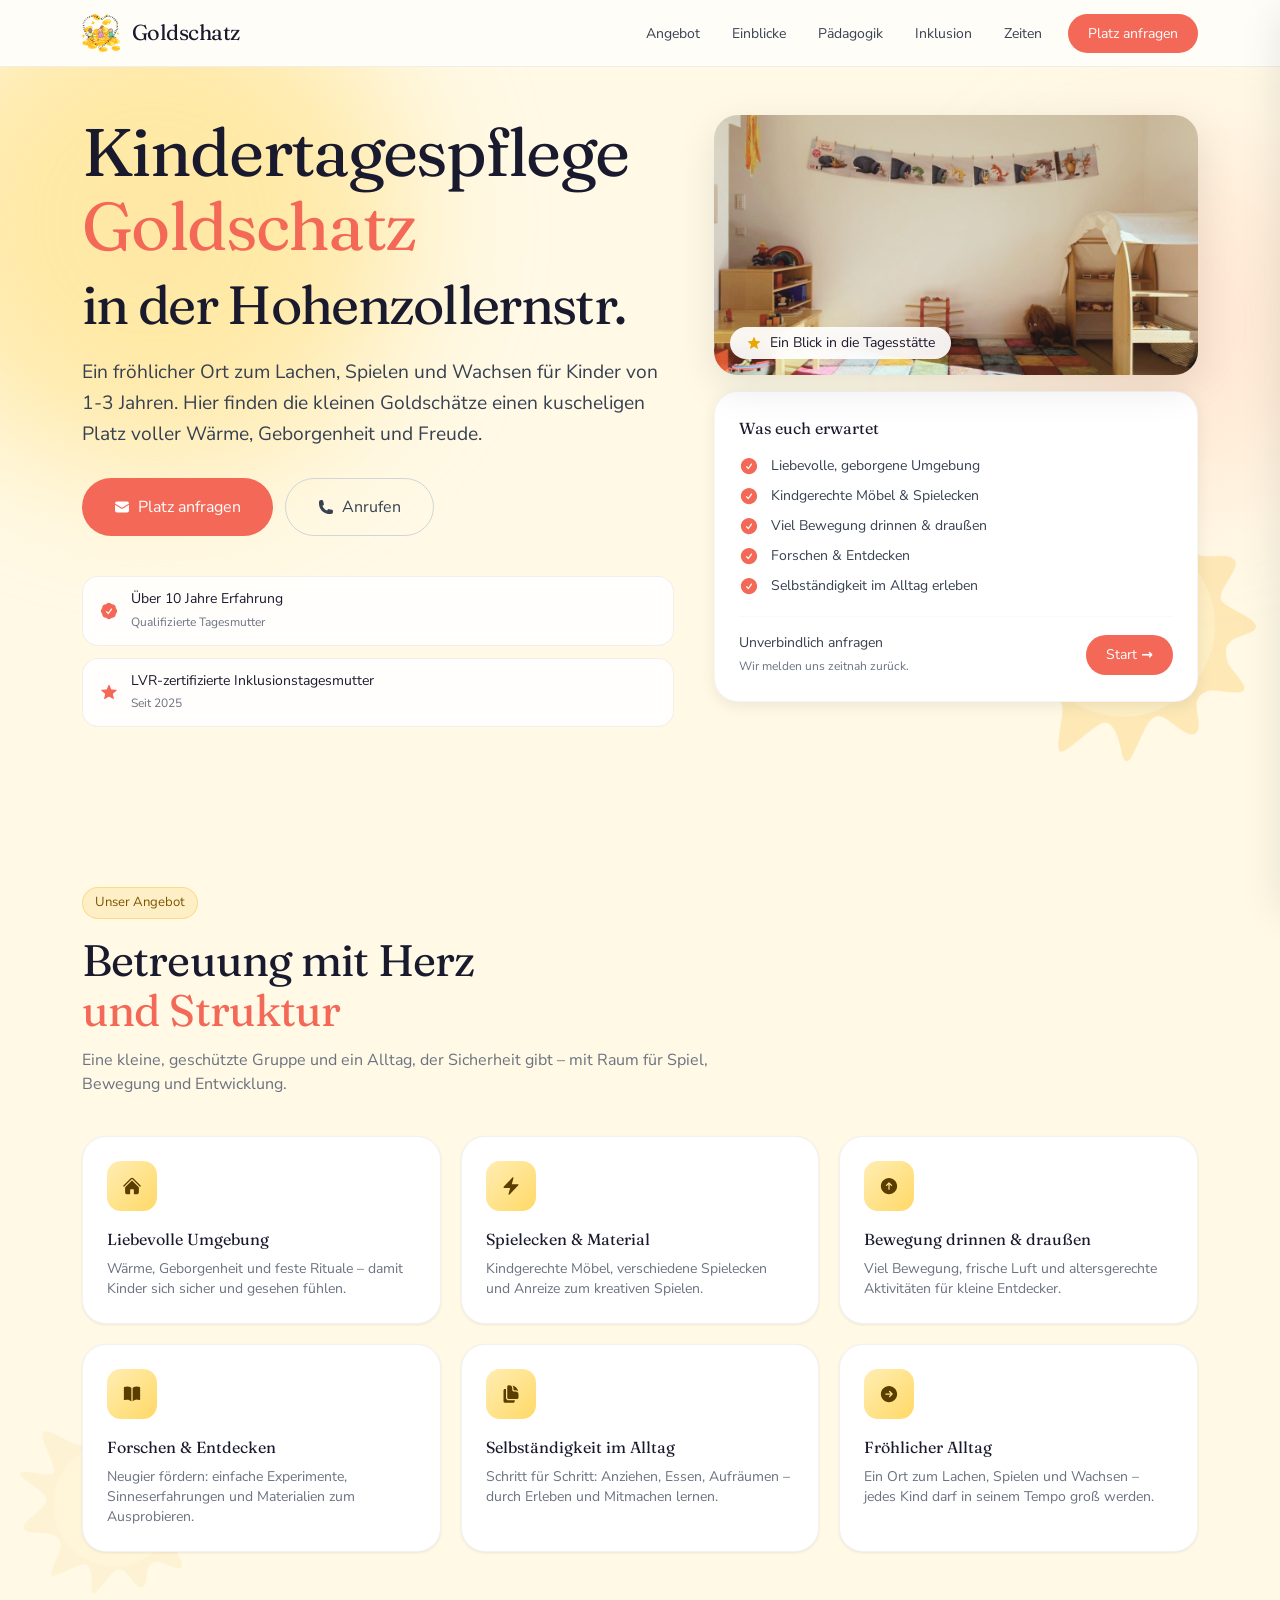
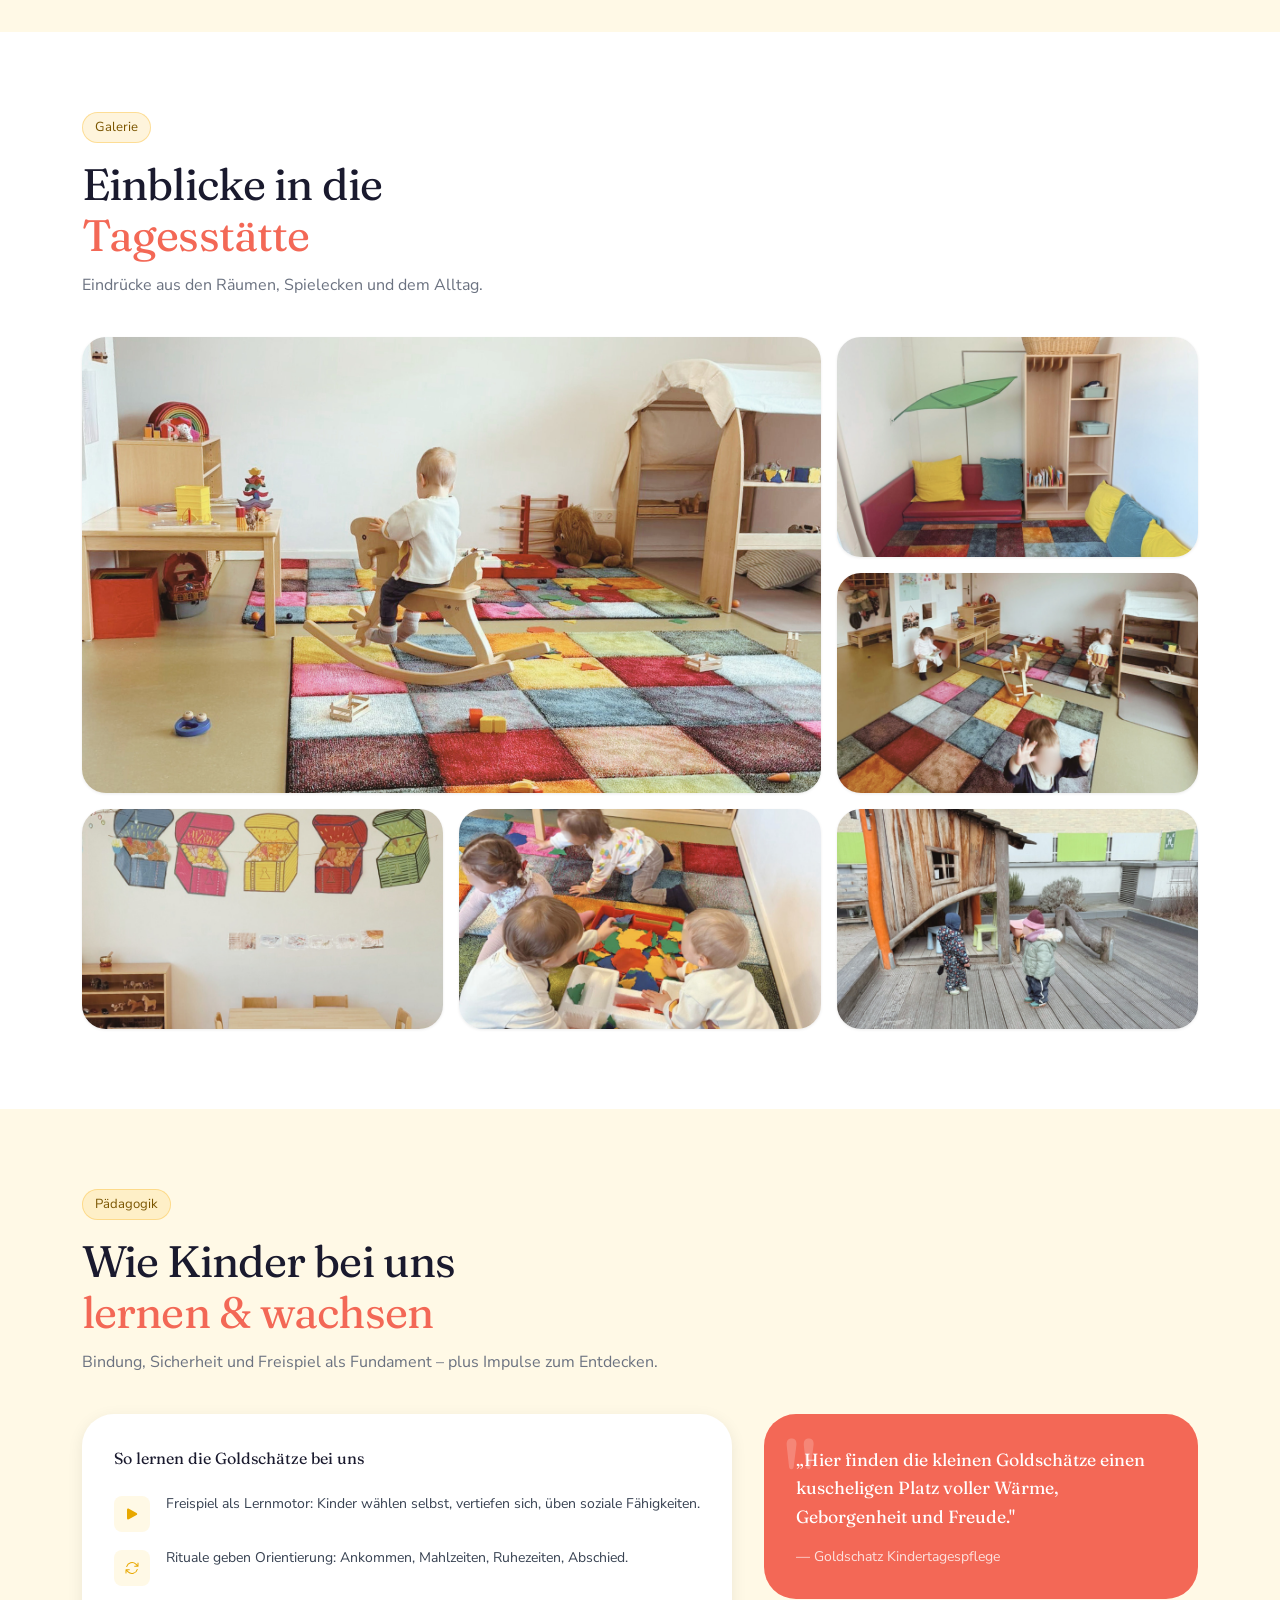
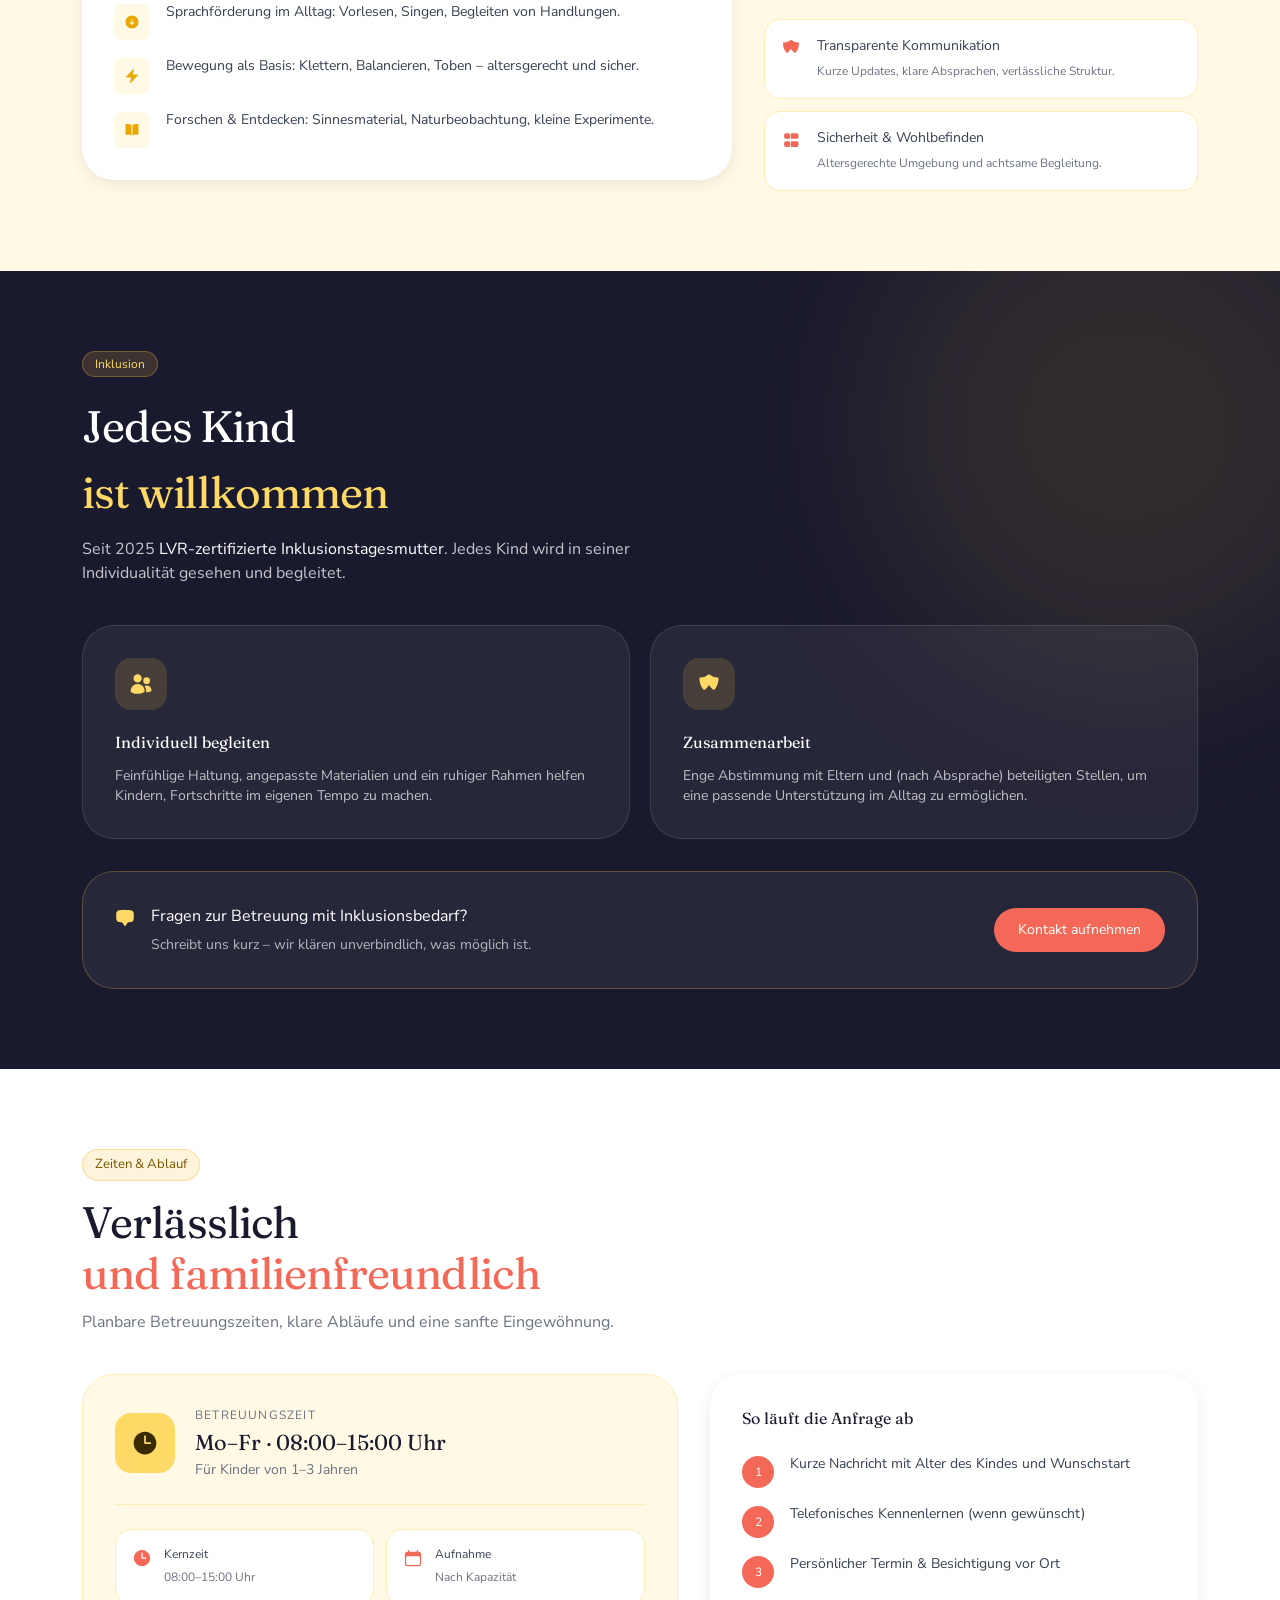
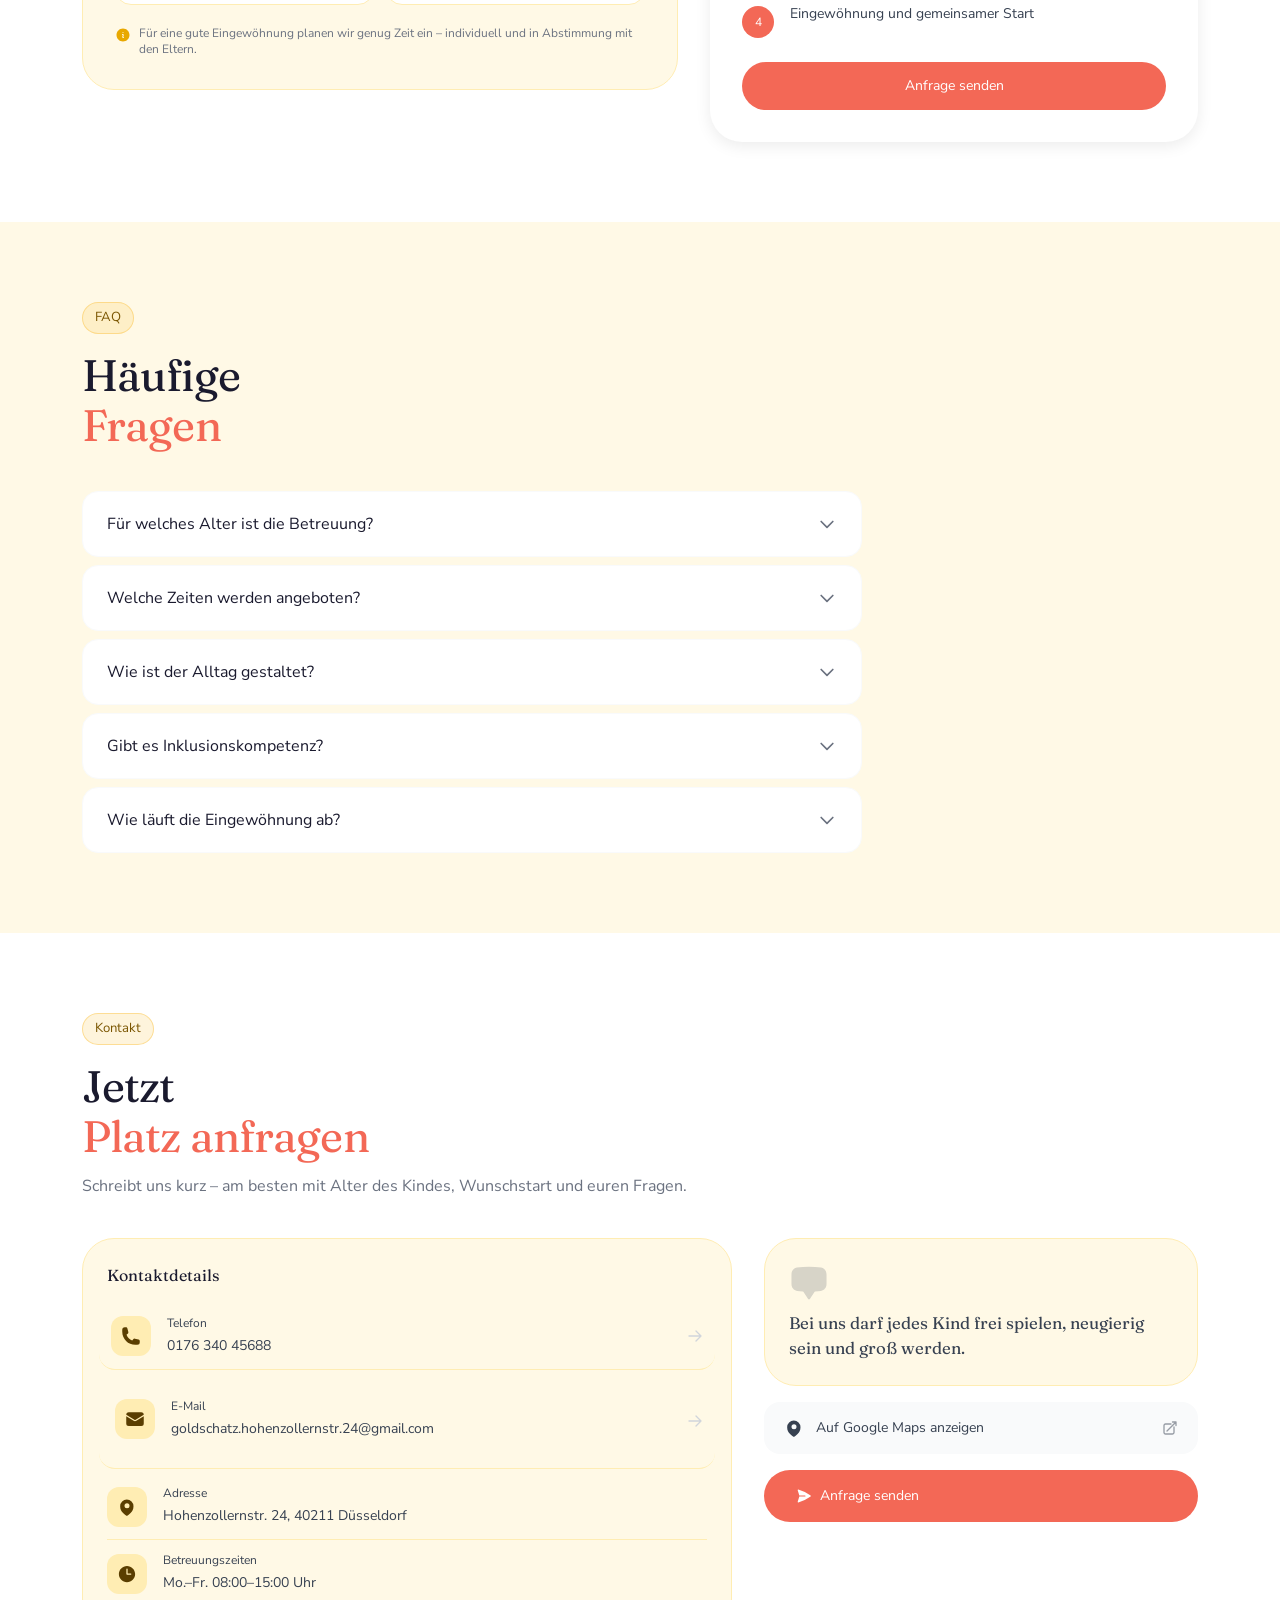
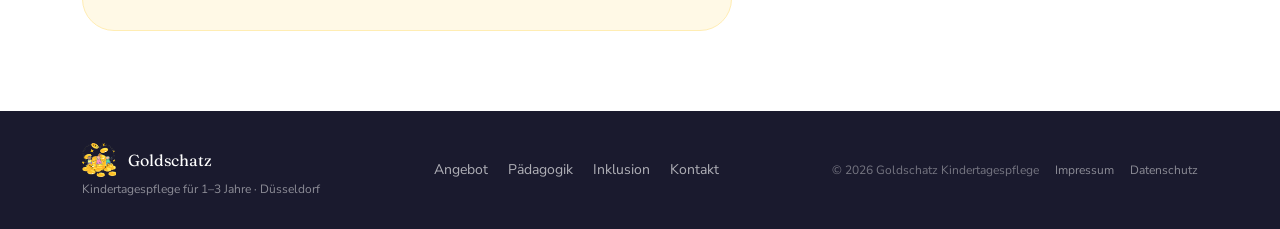
<file: index.html>
<!doctype html>
<html lang="de">
<head>
  <meta charset="utf-8" />
  <meta name="viewport" content="width=device-width, initial-scale=1" />
  <meta name="description" content="Goldschatz Kindertagespflege – liebevolle Betreuung für Kinder von 1–3 Jahren in Düsseldorf. Mo–Fr 8–15 Uhr. Über 10 Jahre Erfahrung, seit 2025 LVR-zertifizierte Inklusionstagesmutter." />
  <meta name="theme-color" content="#fac13f" />
  <meta name="robots" content="index, follow" />
  <link rel="canonical" href="https://goldschatz-kindertagespflege.de/" />
  <title>Goldschatz Kindertagespflege Düsseldorf | Tagesmutter für Kinder 1–3 Jahre</title>

  <!-- Open Graph -->
  <meta property="og:title" content="Goldschatz Kindertagespflege – Düsseldorf" />
  <meta property="og:description" content="Liebevolle Betreuung für Kinder von 1–3 Jahren. Mo–Fr 8–15 Uhr. Über 10 Jahre Erfahrung, LVR-zertifizierte Inklusionstagesmutter." />
  <meta property="og:image" content="./img/Goldschatz Logo.png" />
  <meta property="og:type" content="website" />
  <meta property="og:locale" content="de_DE" />

  <!-- Structured Data -->
  <script type="application/ld+json">
  {"@context":"https://schema.org","@type":"ChildCare","name":"Goldschatz Kindertagespflege","description":"Liebevolle Kindertagespflege für Kinder von 1–3 Jahren in Düsseldorf.","address":{"@type":"PostalAddress","streetAddress":"Hohenzollernstr. 24","addressLocality":"Düsseldorf","postalCode":"40211","addressCountry":"DE"},"telephone":"+4917634045688","openingHours":"Mo-Fr 08:00-15:00","areaServed":{"@type":"City","name":"Düsseldorf"}}
  </script>

  <script defer src="./assets/script.js"></script>

  <link rel="icon" href="./favicon.ico">

  <link rel="stylesheet" href="./assets/output.css">
  <link rel="stylesheet" href="./assets/styles.css">

</head>

<body class="font-body text-ink-700 bg-bg antialiased overflow-x-hidden">

  <!-- ── Header ────────────────────────────── -->
  <header id="site-header" class="sticky top-[0px] z-[200] bg-bg/[0.92] backdrop-blur-xl border-b border-black/[0.06] transition-shadow duration-300">
    <nav class="flex items-center justify-between gap-6 px-5 md:px-8 py-3.5 max-w-[1180px] mx-auto" aria-label="Hauptnavigation">
      <a href="#top" class="flex items-center gap-3 shrink-0" aria-label="Goldschatz Startseite">
        <div class="w-[38px] h-[38px] flex items-center justify-center"><img src="./img/Goldschatz Logo.svg"></div>
        <span class="font-display font-bold text-[1.35rem] text-ink-900 tracking-tight">Goldschatz</span>
      </a>
      <ul class="hidden lg:flex items-center gap-1" role="list">
        <li><a href="#angebot"    class="nav-link px-3.5 py-2 rounded-full font-bold text-sm text-ink-700 hover:bg-gold-100 hover:text-ink-900 transition-colors">Angebot</a></li>
        <li><a href="#einblicke"  class="nav-link px-3.5 py-2 rounded-full font-bold text-sm text-ink-700 hover:bg-gold-100 hover:text-ink-900 transition-colors">Einblicke</a></li>
        <li><a href="#paedagogik" class="nav-link px-3.5 py-2 rounded-full font-bold text-sm text-ink-700 hover:bg-gold-100 hover:text-ink-900 transition-colors">Pädagogik</a></li>
        <li><a href="#inklusion"  class="nav-link px-3.5 py-2 rounded-full font-bold text-sm text-ink-700 hover:bg-gold-100 hover:text-ink-900 transition-colors">Inklusion</a></li>
        <li><a href="#zeiten"     class="nav-link px-3.5 py-2 rounded-full font-bold text-sm text-ink-700 hover:bg-gold-100 hover:text-ink-900 transition-colors">Zeiten</a></li>
        <li class="ml-2"><a href="#kontakt" class="px-5 py-2.5 bg-coral-400 hover:bg-coral-500 text-white rounded-full font-extrabold text-sm transition-all hover:-translate-y-px hover:shadow-[0_4px_12px_rgba(243,104,86,0.3)]">Platz anfragen</a></li>
      </ul>
      <button id="mobile-menu-btn" class="mobile-menu-btn lg:hidden flex flex-col gap-[5px] p-2 rounded-lg" aria-label="Menü öffnen" aria-expanded="false" aria-controls="mobile-drawer">
        <span class="burger-line block w-6 h-0.5 bg-ink-700 rounded-sm"></span>
        <span class="burger-line block w-6 h-0.5 bg-ink-700 rounded-sm"></span>
        <span class="burger-line block w-6 h-0.5 bg-ink-700 rounded-sm"></span>
      </button>
    </nav>
  </header>

  <!-- ── Mobile Overlay & Drawer (direkt in <body>, außerhalb <header>) ── -->
  <div id="mobile-overlay" class="fixed inset-0 z-[300] hidden bg-black/40 transition-opacity duration-300 opacity-0" aria-hidden="true"></div>
  <aside
    id="mobile-drawer"
    class="fixed inset-y-0 right-0 z-[400] w-[min(340px,90vw)] bg-bg shadow-lg translate-x-full transition-transform duration-300 flex flex-col"
    role="dialog"
    aria-modal="true"
    aria-label="Navigation"
    aria-hidden="true">
    <div class="flex items-center justify-between px-6 py-5 border-b border-ink-100">
      <div class="flex items-center gap-3">
        <div class="w-9 h-9 flex items-center justify-center"><img src="./img/Goldschatz Logo.svg"></div>
        <span class="font-display font-bold text-ink-900">Goldschatz</span>
      </div>
      <button id="drawer-close" class="w-9 h-9 flex items-center justify-center rounded-full bg-ink-100 hover:bg-peach-200 transition-colors" aria-label="Menü schließen" type="button">
        <svg class="w-5 h-5 text-ink-700" viewBox="0 0 24 24" fill="none" stroke="currentColor" stroke-width="2" aria-hidden="true"><path stroke-linecap="round" stroke-linejoin="round" d="M6 18 18 6M6 6l12 12"/></svg>
      </button>
    </div>
    <ul class="flex-1 min-h-0 px-4 py-4 overflow-y-auto" role="list">
      <li><a href="#angebot"    class="drawer-link flex items-center gap-3 px-4 py-3.5 rounded-xl font-bold text-ink-700 hover:bg-gold-100 transition-colors"><svg class="w-5 h-5 text-coral-400 shrink-0" viewBox="0 0 24 24" fill="currentColor" aria-hidden="true"><path d="M11.645 20.91l-.007-.003-.022-.012a15.247 15.247 0 0 1-.383-.218 25.18 25.18 0 0 1-4.244-3.17C4.688 15.36 2.25 12.174 2.25 8.25 2.25 5.322 4.714 3 7.688 3A5.5 5.5 0 0 1 12 5.052 5.5 5.5 0 0 1 16.313 3c2.973 0 5.437 2.322 5.437 5.25 0 3.925-2.438 7.111-4.739 9.256a25.175 25.175 0 0 1-4.244 3.17 15.247 15.247 0 0 1-.383.219l-.022.012-.007.004-.003.001a.752.752 0 0 1-.704 0l-.003-.001Z"/></svg>Angebot</a></li>
      <li><a href="#einblicke"  class="drawer-link flex items-center gap-3 px-4 py-3.5 rounded-xl font-bold text-ink-700 hover:bg-gold-100 transition-colors"><svg class="w-5 h-5 text-coral-400 shrink-0" viewBox="0 0 24 24" fill="currentColor" aria-hidden="true"><path fill-rule="evenodd" d="M1.5 6a2.25 2.25 0 0 1 2.25-2.25h16.5A2.25 2.25 0 0 1 22.5 6v12a2.25 2.25 0 0 1-2.25 2.25H3.75A2.25 2.25 0 0 1 1.5 18V6ZM3 16.06V18c0 .414.336.75.75.75h16.5A.75.75 0 0 0 21 18v-1.94l-2.69-2.689a1.5 1.5 0 0 0-2.12 0l-.88.879.97.97a.75.75 0 1 1-1.06 1.06l-5.16-5.159a1.5 1.5 0 0 0-2.12 0L3 16.061Zm10.125-7.81a1.125 1.125 0 1 1 2.25 0 1.125 1.125 0 0 1-2.25 0Z" clip-rule="evenodd"/></svg>Einblicke</a></li>
      <li><a href="#paedagogik" class="drawer-link flex items-center gap-3 px-4 py-3.5 rounded-xl font-bold text-ink-700 hover:bg-gold-100 transition-colors"><svg class="w-5 h-5 text-coral-400 shrink-0" viewBox="0 0 24 24" fill="currentColor" aria-hidden="true"><path d="M11.25 4.533A9.707 9.707 0 0 0 6 3a9.735 9.735 0 0 0-3.25.555.75.75 0 0 0-.5.707v14.25a.75.75 0 0 0 1 .707A8.237 8.237 0 0 1 6 18.75c1.995 0 3.823.707 5.25 1.886V4.533ZM12.75 20.636A8.214 8.214 0 0 1 18 18.75c.966 0 1.89.166 2.75.47a.75.75 0 0 0 1-.708V4.262a.75.75 0 0 0-.5-.707A9.735 9.735 0 0 0 18 3a9.707 9.707 0 0 0-5.25 1.533v16.103Z"/></svg>Pädagogik</a></li>
      <li><a href="#inklusion"  class="drawer-link flex items-center gap-3 px-4 py-3.5 rounded-xl font-bold text-ink-700 hover:bg-gold-100 transition-colors"><svg class="w-5 h-5 text-coral-400 shrink-0" viewBox="0 0 24 24" fill="currentColor" aria-hidden="true"><path d="M4.5 6.375a4.125 4.125 0 1 1 8.25 0 4.125 4.125 0 0 1-8.25 0ZM14.25 8.625a3.375 3.375 0 1 1 6.75 0 3.375 3.375 0 0 1-6.75 0ZM1.5 19.125a7.125 7.125 0 0 1 14.25 0v.003l-.001.119a.75.75 0 0 1-.363.63 13.067 13.067 0 0 1-6.761 1.873c-2.472 0-4.786-.684-6.76-1.873a.75.75 0 0 1-.364-.63l-.001-.122ZM17.25 19.128l-.001.144a2.25 2.25 0 0 1-.233.96 10.088 10.088 0 0 0 5.06-1.01.75.75 0 0 0 .42-.643 4.875 4.875 0 0 0-6.957-4.611 8.586 8.586 0 0 1 1.71 5.157v.003Z"/></svg>Inklusion</a></li>
      <li><a href="#zeiten"     class="drawer-link flex items-center gap-3 px-4 py-3.5 rounded-xl font-bold text-ink-700 hover:bg-gold-100 transition-colors"><svg class="w-5 h-5 text-coral-400 shrink-0" viewBox="0 0 24 24" fill="currentColor" aria-hidden="true"><path fill-rule="evenodd" d="M12 2.25c-5.385 0-9.75 4.365-9.75 9.75s4.365 9.75 9.75 9.75 9.75-4.365 9.75-9.75S17.385 2.25 12 2.25ZM12.75 6a.75.75 0 0 0-1.5 0v6c0 .414.336.75.75.75h4.5a.75.75 0 0 0 0-1.5h-3.75V6Z" clip-rule="evenodd"/></svg>Zeiten</a></li>
    </ul>
    <div class="flex flex-col gap-3 px-6 pb-8 pt-4 border-t border-ink-100">
      <a href="#kontakt" class="drawer-link flex items-center justify-center gap-2 py-3.5 bg-coral-400 hover:bg-coral-500 text-white rounded-full font-extrabold text-sm transition-colors">
        <svg class="w-4 h-4" viewBox="0 0 24 24" fill="currentColor" aria-hidden="true"><path d="M1.5 8.67v8.58a3 3 0 0 0 3 3h15a3 3 0 0 0 3-3V8.67l-8.928 5.493a3 3 0 0 1-3.144 0L1.5 8.67Z"/><path d="M22.5 6.908V6.75a3 3 0 0 0-3-3h-15a3 3 0 0 0-3 3v.158l9.714 5.978a1.5 1.5 0 0 0 1.572 0L22.5 6.908Z"/></svg>
        Platz anfragen
      </a>
      <a href="tel:017634045688" class="flex items-center justify-center gap-2 py-3.5 bg-gold-100 hover:bg-gold-200 border border-gold-300 text-ink-900 rounded-full font-bold text-sm transition-colors">
        <svg class="w-4 h-4 text-coral-400" viewBox="0 0 24 24" fill="currentColor" aria-hidden="true"><path fill-rule="evenodd" d="M1.5 4.5a3 3 0 0 1 3-3h1.372c.86 0 1.61.586 1.819 1.42l1.105 4.423a1.875 1.875 0 0 1-.694 1.955l-1.293.97c-.135.101-.164.249-.126.352a11.285 11.285 0 0 0 6.697 6.697c.103.038.25.009.352-.126l.97-1.293a1.875 1.875 0 0 1 1.955-.694l4.423 1.105c.834.209 1.42.959 1.42 1.82V19.5a3 3 0 0 1-3 3h-2.25C8.552 22.5 1.5 15.448 1.5 6.75V4.5Z" clip-rule="evenodd"/></svg>
        0176 34045688
      </a>
    </div>
  </aside>

  <!-- ── Hero ──────────────────────────────── -->
  <section id="top" class="relative overflow-hidden pt-12 pb-20 bg-bg-warm" aria-label="Willkommen">
    <div class="absolute inset-0 pointer-events-none overflow-hidden" aria-hidden="true">
      <div class="absolute w-[500px] h-[500px] rounded-full blur-[70px] opacity-50 bg-gold-300 -top-24 -left-24"></div>
      <div class="absolute w-[350px] h-[350px] rounded-full blur-[70px] opacity-25 bg-peach-400 top-20 -right-16"></div>
      <img src="./img/sunbg.svg" alt="" class="absolute bottom-[-40px] right-[-60px] opacity-[0.28] -rotate-[15deg]" style="width:clamp(200px,35vw,480px)" loading="eager" width="480" height="320" />
    </div>
    <div class="relative z-10 max-w-[1180px] mx-auto px-5 md:px-8 grid grid-cols-1 lg:grid-cols-[1.1fr_0.9fr] gap-10 items-start">
      <div data-animate="fade-up">
        <h1 class="font-display font-bold leading-[1.1] tracking-tight text-ink-900 mb-5" style="font-size:clamp(2.4rem,5.5vw + 0.5rem,4.2rem)">
          Kindertages<wbr>pflege<br>
          <em class="italic text-coral-400 not-italic" style="font-style:italic">Goldschatz</em><br>
          <small>in der Hohenzollernstr.</small>
        </h1>
        <p class="text-ink-700 leading-relaxed mb-7 max-w-[55ch]" style="font-size:clamp(1rem,1.5vw + 0.3rem,1.2rem)">
          Ein fröhlicher Ort zum <strong>Lachen, Spielen</strong> und <strong>Wachsen</strong> für Kinder von 1-3 Jahren. Hier finden die kleinen Goldschätze einen kuscheligen Platz voller Wärme, Geborgenheit und Freude.
        </p>
        <div class="flex gap-3 flex-wrap mb-10">
          <a href="#kontakt" class="inline-flex items-center gap-2 px-8 py-4 bg-coral-400 hover:bg-coral-500 text-white rounded-full font-extrabold text-base transition-all hover:-translate-y-px hover:shadow-[0_6px_20px_rgba(243,104,86,0.35)]">
            <svg class="w-4 h-4" viewBox="0 0 24 24" fill="currentColor" aria-hidden="true"><path d="M1.5 8.67v8.58a3 3 0 0 0 3 3h15a3 3 0 0 0 3-3V8.67l-8.928 5.493a3 3 0 0 1-3.144 0L1.5 8.67Z"/><path d="M22.5 6.908V6.75a3 3 0 0 0-3-3h-15a3 3 0 0 0-3 3v.158l9.714 5.978a1.5 1.5 0 0 0 1.572 0L22.5 6.908Z"/></svg>
            Platz anfragen
          </a>
          <a href="tel:017634045688" class="inline-flex items-center gap-2 px-8 py-4 bg-transparent border-[1.5px] border-ink-300 hover:bg-gold-100 hover:border-gold-400 text-ink-700 rounded-full font-bold text-base transition-all">
            <svg class="w-4 h-4" viewBox="0 0 24 24" fill="currentColor" aria-hidden="true"><path fill-rule="evenodd" d="M1.5 4.5a3 3 0 0 1 3-3h1.372c.86 0 1.61.586 1.819 1.42l1.105 4.423a1.875 1.875 0 0 1-.694 1.955l-1.293.97c-.135.101-.164.249-.126.352a11.285 11.285 0 0 0 6.697 6.697c.103.038.25.009.352-.126l.97-1.293a1.875 1.875 0 0 1 1.955-.694l4.423 1.105c.834.209 1.42.959 1.42 1.82V19.5a3 3 0 0 1-3 3h-2.25C8.552 22.5 1.5 15.448 1.5 6.75V4.5Z" clip-rule="evenodd"/></svg>
            Anrufen
          </a>
        </div>
        <div class="flex flex-col gap-3">
          <div class="flex items-center gap-3 px-4 py-3 bg-white/85 border border-black/[0.06] rounded-2xl backdrop-blur-sm">
            <svg class="w-5 h-5 text-coral-400 shrink-0" viewBox="0 0 24 24" fill="currentColor" aria-hidden="true"><path fill-rule="evenodd" d="M8.603 3.799A4.49 4.49 0 0 1 12 2.25c1.357 0 2.573.6 3.397 1.549a4.49 4.49 0 0 1 3.498 1.307 4.491 4.491 0 0 1 1.307 3.497A4.49 4.49 0 0 1 21.75 12a4.49 4.49 0 0 1-1.549 3.397 4.491 4.491 0 0 1-1.307 3.497 4.491 4.491 0 0 1-3.497 1.307A4.49 4.49 0 0 1 12 21.75a4.49 4.49 0 0 1-3.397-1.549 4.49 4.49 0 0 1-3.498-1.306 4.491 4.491 0 0 1-1.307-3.498A4.49 4.49 0 0 1 2.25 12c0-1.357.6-2.573 1.549-3.397a4.49 4.49 0 0 1 1.307-3.497 4.49 4.49 0 0 1 3.497-1.307Zm7.007 6.387a.75.75 0 1 0-1.22-.872l-3.236 4.53L9.53 12.22a.75.75 0 0 0-1.06 1.06l2.25 2.25a.75.75 0 0 0 1.14-.094l3.75-5.25Z" clip-rule="evenodd"/></svg>
            <div><strong class="block text-sm text-ink-900 leading-snug">Über 10 Jahre Erfahrung</strong><span class="text-xs text-ink-500">Qualifizierte Tagesmutter</span></div>
          </div>
          <div class="flex items-center gap-3 px-4 py-3 bg-white/85 border border-black/[0.06] rounded-2xl backdrop-blur-sm">
            <svg class="w-5 h-5 text-coral-400 shrink-0" viewBox="0 0 24 24" fill="currentColor" aria-hidden="true"><path d="M11.48 3.499a.562.562 0 0 1 1.04 0l2.125 5.111a.563.563 0 0 0 .475.345l5.518.442c.499.04.701.663.321.988l-4.204 3.602a.563.563 0 0 0-.182.557l1.285 5.385a.562.562 0 0 1-.84.61l-4.725-2.885a.562.562 0 0 0-.586 0L6.982 20.54a.562.562 0 0 1-.84-.61l1.285-5.386a.562.562 0 0 0-.182-.557l-4.204-3.602a.562.562 0 0 1 .321-.988l5.518-.442a.563.563 0 0 0 .475-.345L11.48 3.5Z"/></svg>
            <div><strong class="block text-sm text-ink-900 leading-snug">LVR-zertifizierte Inklusionstagesmutter</strong><span class="text-xs text-ink-500">Seit 2025</span></div>
          </div>
        </div>
      </div>
      <div class="flex flex-col gap-4" data-animate="fade-up" data-delay="100">
        <div class="rounded-3xl overflow-hidden shadow-lg relative">
          <img src="./img/blick-in-tagesstaette.png" alt="Blick in die Goldschatz Kindertagespflege – heller freundlicher Spielraum" loading="eager" width="800" height="530" fetchpriority="high" class="w-full h-[260px] object-cover" />
          <div class="absolute bottom-4 left-4 flex items-center gap-2 px-4 py-1.5 bg-white/92 rounded-full text-sm font-bold text-ink-900 backdrop-blur-sm">
            <svg class="w-4 h-4 text-gold-500" viewBox="0 0 24 24" fill="currentColor" aria-hidden="true"><path d="M11.48 3.499a.562.562 0 0 1 1.04 0l2.125 5.111a.563.563 0 0 0 .475.345l5.518.442c.499.04.701.663.321.988l-4.204 3.602a.563.563 0 0 0-.182.557l1.285 5.385a.562.562 0 0 1-.84.61l-4.725-2.885a.562.562 0 0 0-.586 0L6.982 20.54a.562.562 0 0 1-.84-.61l1.285-5.386a.562.562 0 0 0-.182-.557l-4.204-3.602a.562.562 0 0 1 .321-.988l5.518-.442a.563.563 0 0 0 .475-.345L11.48 3.5Z"/></svg>
            Ein Blick in die Tagesstätte
          </div>
        </div>
        <div class="bg-white rounded-3xl p-6 shadow-soft border border-black/[0.04]">
          <h2 class="font-display font-bold text-ink-900 mb-4">Was euch erwartet</h2>
          <ul class="flex flex-col gap-2.5 mb-5" role="list">
            <li class="flex items-center gap-3 font-semibold text-sm"><svg class="w-5 h-5 text-coral-400 shrink-0" viewBox="0 0 24 24" fill="currentColor" aria-hidden="true"><path fill-rule="evenodd" d="M2.25 12c0-5.385 4.365-9.75 9.75-9.75s9.75 4.365 9.75 9.75-4.365 9.75-9.75 9.75S2.25 17.385 2.25 12Zm13.36-1.814a.75.75 0 1 0-1.22-.872l-3.236 4.53L9.53 12.22a.75.75 0 0 0-1.06 1.06l2.25 2.25a.75.75 0 0 0 1.14-.094l3.75-5.25Z" clip-rule="evenodd"/></svg>Liebevolle, geborgene Umgebung</li>
            <li class="flex items-center gap-3 font-semibold text-sm"><svg class="w-5 h-5 text-coral-400 shrink-0" viewBox="0 0 24 24" fill="currentColor" aria-hidden="true"><path fill-rule="evenodd" d="M2.25 12c0-5.385 4.365-9.75 9.75-9.75s9.75 4.365 9.75 9.75-4.365 9.75-9.75 9.75S2.25 17.385 2.25 12Zm13.36-1.814a.75.75 0 1 0-1.22-.872l-3.236 4.53L9.53 12.22a.75.75 0 0 0-1.06 1.06l2.25 2.25a.75.75 0 0 0 1.14-.094l3.75-5.25Z" clip-rule="evenodd"/></svg>Kindgerechte Möbel & Spielecken</li>
            <li class="flex items-center gap-3 font-semibold text-sm"><svg class="w-5 h-5 text-coral-400 shrink-0" viewBox="0 0 24 24" fill="currentColor" aria-hidden="true"><path fill-rule="evenodd" d="M2.25 12c0-5.385 4.365-9.75 9.75-9.75s9.75 4.365 9.75 9.75-4.365 9.75-9.75 9.75S2.25 17.385 2.25 12Zm13.36-1.814a.75.75 0 1 0-1.22-.872l-3.236 4.53L9.53 12.22a.75.75 0 0 0-1.06 1.06l2.25 2.25a.75.75 0 0 0 1.14-.094l3.75-5.25Z" clip-rule="evenodd"/></svg>Viel Bewegung drinnen & draußen</li>
            <li class="flex items-center gap-3 font-semibold text-sm"><svg class="w-5 h-5 text-coral-400 shrink-0" viewBox="0 0 24 24" fill="currentColor" aria-hidden="true"><path fill-rule="evenodd" d="M2.25 12c0-5.385 4.365-9.75 9.75-9.75s9.75 4.365 9.75 9.75-4.365 9.75-9.75 9.75S2.25 17.385 2.25 12Zm13.36-1.814a.75.75 0 1 0-1.22-.872l-3.236 4.53L9.53 12.22a.75.75 0 0 0-1.06 1.06l2.25 2.25a.75.75 0 0 0 1.14-.094l3.75-5.25Z" clip-rule="evenodd"/></svg>Forschen & Entdecken</li>
            <li class="flex items-center gap-3 font-semibold text-sm"><svg class="w-5 h-5 text-coral-400 shrink-0" viewBox="0 0 24 24" fill="currentColor" aria-hidden="true"><path fill-rule="evenodd" d="M2.25 12c0-5.385 4.365-9.75 9.75-9.75s9.75 4.365 9.75 9.75-4.365 9.75-9.75 9.75S2.25 17.385 2.25 12Zm13.36-1.814a.75.75 0 1 0-1.22-.872l-3.236 4.53L9.53 12.22a.75.75 0 0 0-1.06 1.06l2.25 2.25a.75.75 0 0 0 1.14-.094l3.75-5.25Z" clip-rule="evenodd"/></svg>Selbständigkeit im Alltag erleben</li>
          </ul>
          <div class="flex items-center justify-between gap-4 pt-4 border-t border-ink-100">
            <div><strong class="block text-sm">Unverbindlich anfragen</strong><span class="text-xs text-ink-500">Wir melden uns zeitnah zurück.</span></div>
            <a href="#kontakt" class="px-5 py-2.5 bg-coral-400 hover:bg-coral-500 text-white rounded-full font-extrabold text-sm transition-colors whitespace-nowrap">Start →</a>
          </div>
        </div>
      </div>
    </div>
  </section>

  <main id="main">

    <!-- ── Angebot ────────────────────────── -->
    <section id="angebot" class="relative py-20 bg-bg-warm overflow-hidden" aria-labelledby="angebot-heading">
      <div class="absolute bottom-[-20px] left-[-40px] opacity-10 pointer-events-none" aria-hidden="true"><img src="./img/sunbg.svg" alt="" loading="lazy" width="300" height="200" /></div>
      <div class="max-w-[1180px] mx-auto px-5 md:px-8">
        <div class="max-w-[680px] mb-10">
          <div class="pill-label">Unser Angebot</div>
          <h2 id="angebot-heading" class="section-title">Betreuung mit Herz<br><em class="italic text-coral-400">und Struktur</em></h2>
          <p class="text-ink-500">Eine kleine, geschützte Gruppe und ein Alltag, der Sicherheit gibt – mit Raum für Spiel, Bewegung und Entwicklung.</p>
        </div>
        <div class="grid grid-cols-1 sm:grid-cols-2 lg:grid-cols-3 gap-5">
          <article class="feature-card" data-animate="fade-up" data-delay="0"><div class="feature-icon"><svg class="w-5 h-5 text-[#5a3e00]" viewBox="0 0 24 24" fill="currentColor" aria-hidden="true"><path d="M11.47 3.841a.75.75 0 0 1 1.06 0l8.69 8.69a.75.75 0 1 0 1.06-1.061l-8.689-8.69a2.25 2.25 0 0 0-3.182 0l-8.69 8.69a.75.75 0 1 0 1.061 1.06l8.69-8.689Z"/><path d="m12 5.432 8.159 8.159c.03.03.06.058.091.086v6.198c0 1.035-.84 1.875-1.875 1.875H15a.75.75 0 0 1-.75-.75v-4.5a.75.75 0 0 0-.75-.75h-3a.75.75 0 0 0-.75.75V21a.75.75 0 0 1-.75.75H5.625a1.875 1.875 0 0 1-1.875-1.875v-6.198a2.29 2.29 0 0 0 .091-.086L12 5.432Z"/></svg></div><h3 class="font-display font-bold text-ink-900 mb-2">Liebevolle Umgebung</h3><p class="text-sm text-ink-500">Wärme, Geborgenheit und feste Rituale – damit Kinder sich sicher und gesehen fühlen.</p></article>
          <article class="feature-card" data-animate="fade-up" data-delay="60"><div class="feature-icon"><svg class="w-5 h-5 text-[#5a3e00]" viewBox="0 0 24 24" fill="currentColor" aria-hidden="true"><path fill-rule="evenodd" d="M14.615 1.595a.75.75 0 0 1 .359.852L12.982 9.75h7.268a.75.75 0 0 1 .548 1.262l-10.5 11.25a.75.75 0 0 1-1.272-.71l1.992-7.302H3.75a.75.75 0 0 1-.548-1.262l10.5-11.25a.75.75 0 0 1 .913-.143Z" clip-rule="evenodd"/></svg></div><h3 class="font-display font-bold text-ink-900 mb-2">Spielecken & Material</h3><p class="text-sm text-ink-500">Kindgerechte Möbel, verschiedene Spielecken und Anreize zum kreativen Spielen.</p></article>
          <article class="feature-card" data-animate="fade-up" data-delay="120"><div class="feature-icon"><svg class="w-5 h-5 text-[#5a3e00]" viewBox="0 0 24 24" fill="currentColor" aria-hidden="true"><path fill-rule="evenodd" d="M12 2.25c-5.385 0-9.75 4.365-9.75 9.75s4.365 9.75 9.75 9.75 9.75-4.365 9.75-9.75S17.385 2.25 12 2.25Zm.53 5.47a.75.75 0 0 0-1.06 0l-3 3a.75.75 0 1 0 1.06 1.06l1.72-1.72v5.69a.75.75 0 0 0 1.5 0v-5.69l1.72 1.72a.75.75 0 1 0 1.06-1.06l-3-3Z" clip-rule="evenodd"/></svg></div><h3 class="font-display font-bold text-ink-900 mb-2">Bewegung drinnen & draußen</h3><p class="text-sm text-ink-500">Viel Bewegung, frische Luft und altersgerechte Aktivitäten für kleine Entdecker.</p></article>
          <article class="feature-card" data-animate="fade-up" data-delay="180"><div class="feature-icon"><svg class="w-5 h-5 text-[#5a3e00]" viewBox="0 0 24 24" fill="currentColor" aria-hidden="true"><path d="M11.25 4.533A9.707 9.707 0 0 0 6 3a9.735 9.735 0 0 0-3.25.555.75.75 0 0 0-.5.707v14.25a.75.75 0 0 0 1 .707A8.237 8.237 0 0 1 6 18.75c1.995 0 3.823.707 5.25 1.886V4.533ZM12.75 20.636A8.214 8.214 0 0 1 18 18.75c.966 0 1.89.166 2.75.47a.75.75 0 0 0 1-.708V4.262a.75.75 0 0 0-.5-.707A9.735 9.735 0 0 0 18 3a9.707 9.707 0 0 0-5.25 1.533v16.103Z"/></svg></div><h3 class="font-display font-bold text-ink-900 mb-2">Forschen & Entdecken</h3><p class="text-sm text-ink-500">Neugier fördern: einfache Experimente, Sinneserfahrungen und Materialien zum Ausprobieren.</p></article>
          <article class="feature-card" data-animate="fade-up" data-delay="240"><div class="feature-icon"><svg class="w-5 h-5 text-[#5a3e00]" viewBox="0 0 24 24" fill="currentColor" aria-hidden="true"><path d="M7.5 3.375c0-1.036.84-1.875 1.875-1.875h.375a3.75 3.75 0 0 1 3.75 3.75v1.875C13.5 8.161 14.34 9 15.375 9h1.875A3.75 3.75 0 0 1 21 12.75v3.375C21 17.16 20.16 18 19.125 18h-9.75A1.875 1.875 0 0 1 7.5 16.125V3.375Z"/><path d="M15 5.25a5.23 5.23 0 0 0-1.279-3.434 9.768 9.768 0 0 1 6.963 6.963A5.23 5.23 0 0 0 17.25 7.5h-1.875A.375.375 0 0 1 15 7.125V5.25ZM4.875 6H6v10.125A3.375 3.375 0 0 0 9.375 19.5H16.5v1.125c0 1.035-.84 1.875-1.875 1.875h-9.75A1.875 1.875 0 0 1 3 20.625V7.875C3 6.839 3.84 6 4.875 6Z"/></svg></div><h3 class="font-display font-bold text-ink-900 mb-2">Selbständigkeit im Alltag</h3><p class="text-sm text-ink-500">Schritt für Schritt: Anziehen, Essen, Aufräumen – durch Erleben und Mitmachen lernen.</p></article>
          <article class="feature-card" data-animate="fade-up" data-delay="300"><div class="feature-icon"><svg class="w-5 h-5 text-[#5a3e00]" viewBox="0 0 24 24" fill="currentColor" aria-hidden="true"><path fill-rule="evenodd" d="M12 2.25c-5.385 0-9.75 4.365-9.75 9.75s4.365 9.75 9.75 9.75 9.75-4.365 9.75-9.75S17.385 2.25 12 2.25Zm4.28 10.28a.75.75 0 0 0 0-1.06l-3-3a.75.75 0 1 0-1.06 1.06l1.72 1.72H8.25a.75.75 0 0 0 0 1.5h5.69l-1.72 1.72a.75.75 0 1 0 1.06 1.06l3-3Z" clip-rule="evenodd"/></svg></div><h3 class="font-display font-bold text-ink-900 mb-2">Fröhlicher Alltag</h3><p class="text-sm text-ink-500">Ein Ort zum Lachen, Spielen und Wachsen – jedes Kind darf in seinem Tempo groß werden.</p></article>
        </div>
      </div>
    </section>

    <!-- ── Einblicke ──────────────────────── -->
    <section id="einblicke" class="py-20 bg-white" aria-labelledby="einblicke-heading">
      <div class="max-w-[1180px] mx-auto px-5 md:px-8">
        <div class="max-w-[680px] mb-10">
          <div class="pill-label">Galerie</div>
          <h2 id="einblicke-heading" class="section-title">Einblicke in die<br><em class="italic text-coral-400">Tagesstätte</em></h2>
          <p class="text-ink-500">Eindrücke aus den Räumen, Spielecken und dem Alltag.</p>
        </div>
        <div class="gallery-grid" role="list">
          <figure class="gallery-item gallery-item--large" role="listitem"><img src="./img/spielbereich.png" alt="Heller Spielbereich mit kindgerechten Ecken" loading="lazy" width="800" height="533" /><figcaption><strong class="block text-sm">Spielbereich</strong><span class="text-xs opacity-85">Ruhige und aktive Spielecken</span></figcaption></figure>
          <figure class="gallery-item" role="listitem"><img src="./img/leseecke.png" alt="Gemütliche Leseecke" loading="lazy" width="600" height="400" /><figcaption><strong class="block text-sm">Leseecke</strong><span class="text-xs opacity-85">Vorlesen & Kuschelzeit</span></figcaption></figure>
          <figure class="gallery-item" role="listitem"><img src="./img/bewegung-drinnen.png" alt="Kinder beim Klettern drinnen" loading="lazy" width="600" height="400" /><figcaption><strong class="block text-sm">Bewegung drinnen</strong><span class="text-xs opacity-85">Klettern, Balancieren, Toben</span></figcaption></figure>
          <figure class="gallery-item" role="listitem"><img src="./img/kreativecke.png" alt="Kreativecke mit Malutensilien" loading="lazy" width="600" height="400" /><figcaption><strong class="block text-sm">Kreativecke</strong><span class="text-xs opacity-85">Malen, Basteln & Sinneserfahrungen</span></figcaption></figure>
          <figure class="gallery-item" role="listitem"><img src="./img/forschen-entdecken.png" alt="Kinder beim Forschen" loading="lazy" width="600" height="400" /><figcaption><strong class="block text-sm">Forschen & Entdecken</strong><span class="text-xs opacity-85">Neugier durch Ausprobieren</span></figcaption></figure>
          <figure class="gallery-item" role="listitem"><img src="./img/draussen-unterwegs.png" alt="Kinder draußen beim Spielen" loading="lazy" width="600" height="400" /><figcaption><strong class="block text-sm">Draußen unterwegs</strong><span class="text-xs opacity-85">Frische Luft & Bewegung</span></figcaption></figure>
        </div>
      </div>
    </section>

    <!-- ── Pädagogik ──────────────────────── -->
    <section id="paedagogik" class="py-20 bg-bg-warm" aria-labelledby="paedagogik-heading">
      <div class="max-w-[1180px] mx-auto px-5 md:px-8">
        <div class="max-w-[680px] mb-10">
          <div class="pill-label">Pädagogik</div>
          <h2 id="paedagogik-heading" class="section-title">Wie Kinder bei uns<br><em class="italic text-coral-400">lernen & wachsen</em></h2>
          <p class="text-ink-500">Bindung, Sicherheit und Freispiel als Fundament – plus Impulse zum Entdecken.</p>
        </div>
        <div class="grid grid-cols-1 lg:grid-cols-[1.2fr_0.8fr] gap-8 items-start">
          <div class="bg-white rounded-[2rem] p-8 shadow-soft" data-animate="fade-up">
            <h3 class="font-display font-bold text-ink-900 mb-6">So lernen die Goldschätze bei uns</h3>
            <ul class="flex flex-col gap-4" role="list">
              <li class="flex gap-4 items-start text-sm text-ink-700"><div class="w-9 h-9 shrink-0 rounded-lg bg-gold-100 flex items-center justify-center mt-0.5"><svg class="w-4 h-4 text-gold-500" viewBox="0 0 24 24" fill="currentColor" aria-hidden="true"><path fill-rule="evenodd" d="M4.5 5.653c0-1.427 1.529-2.33 2.779-1.643l11.54 6.347c1.295.712 1.295 2.573 0 3.286L7.28 19.99c-1.25.687-2.779-.217-2.779-1.643V5.653Z" clip-rule="evenodd"/></svg></div><div><strong>Freispiel</strong> als Lernmotor: Kinder wählen selbst, vertiefen sich, üben soziale Fähigkeiten.</div></li>
              <li class="flex gap-4 items-start text-sm text-ink-700"><div class="w-9 h-9 shrink-0 rounded-lg bg-gold-100 flex items-center justify-center mt-0.5"><svg class="w-4 h-4 text-gold-500" viewBox="0 0 24 24" fill="currentColor" aria-hidden="true"><path fill-rule="evenodd" d="M4.755 10.059a7.5 7.5 0 0 1 12.548-3.364l1.903 1.903h-3.183a.75.75 0 1 0 0 1.5h4.992a.75.75 0 0 0 .75-.75V4.356a.75.75 0 0 0-1.5 0v3.18l-1.9-1.9A9 9 0 0 0 3.306 9.67a.75.75 0 1 0 1.45.388Zm15.408 3.352a.75.75 0 0 0-.919.53 7.5 7.5 0 0 1-12.548 3.364l-1.902-1.903h3.183a.75.75 0 0 0 0-1.5H2.984a.75.75 0 0 0-.75.75v4.992a.75.75 0 0 0 1.5 0v-3.18l1.9 1.9a9 9 0 0 0 15.059-4.035.75.75 0 0 0-.53-.918Z" clip-rule="evenodd"/></svg></div><div><strong>Rituale</strong> geben Orientierung: Ankommen, Mahlzeiten, Ruhezeiten, Abschied.</div></li>
              <li class="flex gap-4 items-start text-sm text-ink-700"><div class="w-9 h-9 shrink-0 rounded-lg bg-gold-100 flex items-center justify-center mt-0.5"><svg class="w-4 h-4 text-gold-500" viewBox="0 0 24 24" fill="currentColor" aria-hidden="true"><path fill-rule="evenodd" d="M12 2.25c-5.385 0-9.75 4.365-9.75 9.75s4.365 9.75 9.75 9.75 9.75-4.365 9.75-9.75S17.385 2.25 12 2.25Zm-.53 14.03a.75.75 0 0 0 1.06 0l3-3a.75.75 0 1 0-1.06-1.06l-1.72 1.72V8.25a.75.75 0 0 0-1.5 0v5.69l-1.72-1.72a.75.75 0 0 0-1.06 1.06l3 3Z" clip-rule="evenodd"/></svg></div><div><strong>Sprachförderung</strong> im Alltag: Vorlesen, Singen, Begleiten von Handlungen.</div></li>
              <li class="flex gap-4 items-start text-sm text-ink-700"><div class="w-9 h-9 shrink-0 rounded-lg bg-gold-100 flex items-center justify-center mt-0.5"><svg class="w-4 h-4 text-gold-500" viewBox="0 0 24 24" fill="currentColor" aria-hidden="true"><path fill-rule="evenodd" d="M14.615 1.595a.75.75 0 0 1 .359.852L12.982 9.75h7.268a.75.75 0 0 1 .548 1.262l-10.5 11.25a.75.75 0 0 1-1.272-.71l1.992-7.302H3.75a.75.75 0 0 1-.548-1.262l10.5-11.25a.75.75 0 0 1 .913-.143Z" clip-rule="evenodd"/></svg></div><div><strong>Bewegung</strong> als Basis: Klettern, Balancieren, Toben – altersgerecht und sicher.</div></li>
              <li class="flex gap-4 items-start text-sm text-ink-700"><div class="w-9 h-9 shrink-0 rounded-lg bg-gold-100 flex items-center justify-center mt-0.5"><svg class="w-4 h-4 text-gold-500" viewBox="0 0 24 24" fill="currentColor" aria-hidden="true"><path d="M11.25 4.533A9.707 9.707 0 0 0 6 3a9.735 9.735 0 0 0-3.25.555.75.75 0 0 0-.5.707v14.25a.75.75 0 0 0 1 .707A8.237 8.237 0 0 1 6 18.75c1.995 0 3.823.707 5.25 1.886V4.533ZM12.75 20.636A8.214 8.214 0 0 1 18 18.75c.966 0 1.89.166 2.75.47a.75.75 0 0 0 1-.708V4.262a.75.75 0 0 0-.5-.707A9.735 9.735 0 0 0 18 3a9.707 9.707 0 0 0-5.25 1.533v16.103Z"/></svg></div><div><strong>Forschen & Entdecken</strong>: Sinnesmaterial, Naturbeobachtung, kleine Experimente.</div></li>
            </ul>
          </div>
          <div class="flex flex-col gap-5" data-animate="fade-up" data-delay="100">
            <blockquote class="relative bg-coral-400 text-white rounded-[2rem] p-8 overflow-hidden">
              <span class="absolute top-4 left-5 font-display text-[6rem] leading-none opacity-20 pointer-events-none select-none" aria-hidden="true">"</span>
              <p class="font-display italic text-[1.1rem] leading-relaxed relative z-10 text-white max-w-none">„Hier finden die kleinen Goldschätze einen kuscheligen Platz voller Wärme, Geborgenheit und Freude."</p>
              <cite class="block mt-4 text-sm opacity-80 not-italic">— Goldschatz Kindertagespflege</cite>
            </blockquote>
            <div class="flex flex-col gap-3">
              <div class="flex gap-4 items-start p-4 bg-white rounded-2xl border border-gold-200"><svg class="w-5 h-5 text-coral-400 shrink-0 mt-0.5" viewBox="0 0 24 24" fill="currentColor" aria-hidden="true"><path fill-rule="evenodd" d="M11.054 2.678a1.5 1.5 0 0 1 1.892 0 11.25 11.25 0 0 0 7.83 2.813.75.75 0 0 1 .771.771 17.25 17.25 0 0 1-3.684 10.987l-.008.009-.017.02-.014.012a1.5 1.5 0 0 1-1.962.125 13.5 13.5 0 0 1-3.862-4.415 13.5 13.5 0 0 1-3.862 4.415 1.5 1.5 0 0 1-1.962-.125l-.014-.012-.017-.02-.008-.009A17.25 17.25 0 0 1 2.453 6.262a.75.75 0 0 1 .771-.771 11.25 11.25 0 0 0 7.83-2.813Z" clip-rule="evenodd"/></svg><div><strong class="block text-sm mb-0.5">Transparente Kommunikation</strong><span class="text-xs text-ink-500">Kurze Updates, klare Absprachen, verlässliche Struktur.</span></div></div>
              <div class="flex gap-4 items-start p-4 bg-white rounded-2xl border border-gold-200"><svg class="w-5 h-5 text-coral-400 shrink-0 mt-0.5" viewBox="0 0 24 24" fill="currentColor" aria-hidden="true"><path fill-rule="evenodd" d="M9 3.75H6A2.25 2.25 0 0 0 3.75 6v2.25A2.25 2.25 0 0 0 6 10.5h3A2.25 2.25 0 0 0 11.25 8.25V6A2.25 2.25 0 0 0 9 3.75Zm9.75 0H12v6.75h6.75A2.25 2.25 0 0 0 21 8.25V6a2.25 2.25 0 0 0-2.25-2.25Zm-9.75 9.75H6A2.25 2.25 0 0 0 3.75 15.75V18A2.25 2.25 0 0 0 6 20.25h3A2.25 2.25 0 0 0 11.25 18v-2.25A2.25 2.25 0 0 0 9 13.5Zm9.75 0H12V20.25h6.75A2.25 2.25 0 0 0 21 18v-2.25A2.25 2.25 0 0 0 18.75 13.5Z" clip-rule="evenodd"/></svg><div><strong class="block text-sm mb-0.5">Sicherheit & Wohlbefinden</strong><span class="text-xs text-ink-500">Altersgerechte Umgebung und achtsame Begleitung.</span></div></div>
            </div>
          </div>
        </div>
      </div>
    </section>

    <!-- ── Inklusion ──────────────────────── -->
    <section id="inklusion" class="relative py-20 bg-ink-900 overflow-hidden" aria-labelledby="inklusion-heading">
      <div class="absolute -top-24 -right-24 w-[500px] h-[500px] rounded-full bg-gold-400/10 blur-[80px] pointer-events-none" aria-hidden="true"></div>
      <div class="max-w-[1180px] mx-auto px-5 md:px-8">
        <div class="max-w-[600px] mb-10">
          <div class="inline-flex items-center gap-2 px-3 py-1 bg-gold-400/15 border border-gold-400/30 rounded-full text-xs font-bold text-gold-300 mb-4">Inklusion</div>
          <h2 id="inklusion-heading" class="font-display font-bold tracking-tight text-white mb-3" style="font-size:clamp(1.75rem,3vw + 0.75rem,2.75rem)">Jedes Kind<br><em class="italic text-gold-300">ist willkommen</em></h2>
          <p class="text-white/75 max-w-none">Seit 2025 <strong class="text-white">LVR-zertifizierte Inklusionstagesmutter</strong>. Jedes Kind wird in seiner Individualität gesehen und begleitet.</p>
        </div>
        <div class="grid grid-cols-1 sm:grid-cols-2 gap-5 mb-8">
          <div class="bg-white/[0.06] border border-white/10 rounded-[2rem] p-8 hover:bg-white/[0.09] hover:border-gold-400/30 transition-all duration-250" data-animate="fade-up">
            <div class="w-[52px] h-[52px] rounded-2xl bg-gold-400/15 flex items-center justify-center mb-5"><svg class="w-6 h-6 text-gold-300" viewBox="0 0 24 24" fill="currentColor" aria-hidden="true"><path d="M4.5 6.375a4.125 4.125 0 1 1 8.25 0 4.125 4.125 0 0 1-8.25 0ZM14.25 8.625a3.375 3.375 0 1 1 6.75 0 3.375 3.375 0 0 1-6.75 0ZM1.5 19.125a7.125 7.125 0 0 1 14.25 0v.003l-.001.119a.75.75 0 0 1-.363.63 13.067 13.067 0 0 1-6.761 1.873c-2.472 0-4.786-.684-6.76-1.873a.75.75 0 0 1-.364-.63l-.001-.122ZM17.25 19.128l-.001.144a2.25 2.25 0 0 1-.233.96 10.088 10.088 0 0 0 5.06-1.01.75.75 0 0 0 .42-.643 4.875 4.875 0 0 0-6.957-4.611 8.586 8.586 0 0 1 1.71 5.157v.003Z"/></svg></div>
            <h3 class="font-display font-bold text-white mb-3">Individuell begleiten</h3>
            <p class="text-white/70 text-sm max-w-none">Feinfühlige Haltung, angepasste Materialien und ein ruhiger Rahmen helfen Kindern, Fortschritte im eigenen Tempo zu machen.</p>
          </div>
          <div class="bg-white/[0.06] border border-white/10 rounded-[2rem] p-8 hover:bg-white/[0.09] hover:border-gold-400/30 transition-all duration-250" data-animate="fade-up" data-delay="80">
            <div class="w-[52px] h-[52px] rounded-2xl bg-gold-400/15 flex items-center justify-center mb-5"><svg class="w-6 h-6 text-gold-300" viewBox="0 0 24 24" fill="currentColor" aria-hidden="true"><path fill-rule="evenodd" d="M11.054 2.678a1.5 1.5 0 0 1 1.892 0 11.25 11.25 0 0 0 7.83 2.813.75.75 0 0 1 .771.771 17.25 17.25 0 0 1-3.684 10.987l-.008.009-.017.02-.014.012a1.5 1.5 0 0 1-1.962.125 13.5 13.5 0 0 1-3.862-4.415 13.5 13.5 0 0 1-3.862 4.415 1.5 1.5 0 0 1-1.962-.125l-.014-.012-.017-.02-.008-.009A17.25 17.25 0 0 1 2.453 6.262a.75.75 0 0 1 .771-.771 11.25 11.25 0 0 0 7.83-2.813Z" clip-rule="evenodd"/></svg></div>
            <h3 class="font-display font-bold text-white mb-3">Zusammenarbeit</h3>
            <p class="text-white/70 text-sm max-w-none">Enge Abstimmung mit Eltern und (nach Absprache) beteiligten Stellen, um eine passende Unterstützung im Alltag zu ermöglichen.</p>
          </div>
        </div>
        <div class="flex items-center justify-between gap-6 flex-wrap p-6 md:p-8 bg-white/[0.06] border border-gold-400/25 rounded-[2rem]" data-animate="fade-up" data-delay="160">
          <div class="flex items-start gap-4">
            <svg class="w-5 h-5 text-gold-300 mt-1 shrink-0" viewBox="0 0 24 24" fill="currentColor" aria-hidden="true"><path fill-rule="evenodd" d="M4.848 2.771A49.144 49.144 0 0 1 12 2.25c2.43 0 4.817.178 7.152.52 1.978.292 3.348 2.024 3.348 3.97v6.02c0 1.946-1.37 3.678-3.348 3.97a48.901 48.901 0 0 1-3.476.383.39.39 0 0 0-.297.17l-2.755 4.133a.75.75 0 0 1-1.248 0l-2.755-4.133a.39.39 0 0 0-.297-.17 48.9 48.9 0 0 1-3.476-.384c-1.978-.29-3.348-2.024-3.348-3.97V6.741c0-1.946 1.37-3.68 3.348-3.97Z" clip-rule="evenodd"/></svg>
            <div><strong class="block text-white mb-1">Fragen zur Betreuung mit Inklusionsbedarf?</strong><span class="text-sm text-white/65">Schreibt uns kurz – wir klären unverbindlich, was möglich ist.</span></div>
          </div>
          <a href="#kontakt" class="inline-flex items-center gap-2 px-6 py-3 bg-coral-400 hover:bg-coral-500 text-white rounded-full font-extrabold text-sm transition-colors whitespace-nowrap">Kontakt aufnehmen</a>
        </div>
      </div>
    </section>

    <!-- ── Zeiten ─────────────────────────── -->
    <section id="zeiten" class="py-20 bg-white" aria-labelledby="zeiten-heading">
      <div class="max-w-[1180px] mx-auto px-5 md:px-8">
        <div class="max-w-[680px] mb-10">
          <div class="pill-label">Zeiten & Ablauf</div>
          <h2 id="zeiten-heading" class="section-title">Verlässlich<br><em class="italic text-coral-400">und familienfreundlich</em></h2>
          <p class="text-ink-500">Planbare Betreuungszeiten, klare Abläufe und eine sanfte Eingewöhnung.</p>
        </div>
        <div class="grid grid-cols-1 lg:grid-cols-[1.1fr_0.9fr] gap-8 items-start">
          <div class="bg-bg-warm rounded-[2rem] p-8 border border-gold-200" data-animate="fade-up">
            <div class="flex gap-5 items-center mb-6 pb-6 border-b border-gold-200">
              <div class="w-[60px] h-[60px] shrink-0 rounded-2xl bg-gold-300 flex items-center justify-center"><svg class="w-7 h-7 text-[#3a2a00]" viewBox="0 0 24 24" fill="currentColor" aria-hidden="true"><path fill-rule="evenodd" d="M12 2.25c-5.385 0-9.75 4.365-9.75 9.75s4.365 9.75 9.75 9.75 9.75-4.365 9.75-9.75S17.385 2.25 12 2.25ZM12.75 6a.75.75 0 0 0-1.5 0v6c0 .414.336.75.75.75h4.5a.75.75 0 0 0 0-1.5h-3.75V6Z" clip-rule="evenodd"/></svg></div>
              <div>
                <div class="text-xs font-bold text-ink-500 uppercase tracking-widest mb-1">Betreuungszeit</div>
                <div class="font-display font-bold text-[1.35rem] text-ink-900">Mo–Fr · 08:00–15:00 Uhr</div>
                <div class="text-sm text-ink-500">Für Kinder von 1–3 Jahren</div>
              </div>
            </div>
            <div class="grid grid-cols-2 gap-3 mb-5">
              <div class="flex gap-3 items-start p-4 bg-white rounded-2xl border border-gold-200"><svg class="w-5 h-5 text-coral-400 shrink-0 mt-0.5" viewBox="0 0 24 24" fill="currentColor" aria-hidden="true"><path fill-rule="evenodd" d="M12 2.25c-5.385 0-9.75 4.365-9.75 9.75s4.365 9.75 9.75 9.75 9.75-4.365 9.75-9.75S17.385 2.25 12 2.25ZM12.75 6a.75.75 0 0 0-1.5 0v6c0 .414.336.75.75.75h4.5a.75.75 0 0 0 0-1.5h-3.75V6Z" clip-rule="evenodd"/></svg><div><strong class="block text-xs mb-0.5">Kernzeit</strong><span class="text-xs text-ink-500">08:00–15:00 Uhr</span></div></div>
              <div class="flex gap-3 items-start p-4 bg-white rounded-2xl border border-gold-200"><svg class="w-5 h-5 text-coral-400 shrink-0 mt-0.5" viewBox="0 0 24 24" fill="currentColor" aria-hidden="true"><path fill-rule="evenodd" d="M6.75 2.25A.75.75 0 0 1 7.5 3v1.5h9V3A.75.75 0 0 1 18 3v1.5h.75a3 3 0 0 1 3 3v11.25a3 3 0 0 1-3 3H5.25a3 3 0 0 1-3-3V7.5a3 3 0 0 1 3-3H6V3a.75.75 0 0 1 .75-.75Zm13.5 9a1.5 1.5 0 0 0-1.5-1.5H5.25a1.5 1.5 0 0 0-1.5 1.5v7.5a1.5 1.5 0 0 0 1.5 1.5h13.5a1.5 1.5 0 0 0 1.5-1.5v-7.5Z" clip-rule="evenodd"/></svg><div><strong class="block text-xs mb-0.5">Aufnahme</strong><span class="text-xs text-ink-500">Nach Kapazität</span></div></div>
            </div>
            <p class="flex gap-2 items-start text-xs text-ink-500 max-w-none"><svg class="w-4 h-4 text-gold-500 shrink-0 mt-0.5" viewBox="0 0 24 24" fill="currentColor" aria-hidden="true"><path fill-rule="evenodd" d="M2.25 12c0-5.385 4.365-9.75 9.75-9.75s9.75 4.365 9.75 9.75-4.365 9.75-9.75 9.75S2.25 17.385 2.25 12Zm8.706-1.442c1.146-.573 2.437.463 2.126 1.706l-.709 2.836.042-.02a.75.75 0 0 1 .67 1.34l-.04.022c-1.147.573-2.438-.463-2.127-1.706l.71-2.836-.042.02a.75.75 0 1 1-.671-1.34l.041-.022ZM12 9a.75.75 0 1 0 0-1.5.75.75 0 0 0 0 1.5Z" clip-rule="evenodd"/></svg>Für eine gute Eingewöhnung planen wir genug Zeit ein – individuell und in Abstimmung mit den Eltern.</p>
          </div>
          <div class="bg-white rounded-[2rem] p-8 shadow-soft" data-animate="fade-up" data-delay="100">
            <h3 class="font-display font-bold text-ink-900 mb-6">So läuft die Anfrage ab</h3>
            <ol class="flex flex-col gap-4 mb-6" role="list">
              <li class="flex gap-4 items-start text-sm"><div class="w-8 h-8 shrink-0 rounded-full bg-coral-400 text-white flex items-center justify-center font-extrabold text-xs mt-0.5">1</div><div><strong>Kurze Nachricht</strong> mit Alter des Kindes und Wunschstart</div></li>
              <li class="flex gap-4 items-start text-sm"><div class="w-8 h-8 shrink-0 rounded-full bg-coral-400 text-white flex items-center justify-center font-extrabold text-xs mt-0.5">2</div><div><strong>Telefonisches Kennenlernen</strong> (wenn gewünscht)</div></li>
              <li class="flex gap-4 items-start text-sm"><div class="w-8 h-8 shrink-0 rounded-full bg-coral-400 text-white flex items-center justify-center font-extrabold text-xs mt-0.5">3</div><div><strong>Persönlicher Termin</strong> & Besichtigung vor Ort</div></li>
              <li class="flex gap-4 items-start text-sm"><div class="w-8 h-8 shrink-0 rounded-full bg-coral-400 text-white flex items-center justify-center font-extrabold text-xs mt-0.5">4</div><div><strong>Eingewöhnung</strong> und gemeinsamer Start</div></li>
            </ol>
            <a href="#kontakt" class="flex items-center justify-center gap-2 w-full py-3.5 bg-coral-400 hover:bg-coral-500 text-white rounded-full font-extrabold text-sm transition-colors">Anfrage senden</a>
          </div>
        </div>
      </div>
    </section>

    <!-- ── FAQ ───────────────────────────── -->
    <section class="py-20 bg-bg-warm" aria-labelledby="faq-heading">
      <div class="max-w-[1180px] mx-auto px-5 md:px-8">
        <div class="max-w-[680px] mb-10">
          <div class="pill-label">FAQ</div>
          <h2 id="faq-heading" class="section-title">Häufige<br><em class="italic text-coral-400">Fragen</em></h2>
        </div>
        <div class="flex flex-col gap-2 max-w-[780px]">
          <details class="faq-item"><summary class="faq-question"><span>Für welches Alter ist die Betreuung?</span><svg class="faq-icon w-5 h-5 text-ink-500 shrink-0" viewBox="0 0 24 24" fill="none" stroke="currentColor" stroke-width="2" aria-hidden="true"><path stroke-linecap="round" stroke-linejoin="round" d="m19 9-7 7-7-7"/></svg></summary><div class="px-6 pb-5 text-sm text-ink-700">Kinder im Alter von <strong>1 bis 3 Jahren</strong>.</div></details>
          <details class="faq-item"><summary class="faq-question"><span>Welche Zeiten werden angeboten?</span><svg class="faq-icon w-5 h-5 text-ink-500 shrink-0" viewBox="0 0 24 24" fill="none" stroke="currentColor" stroke-width="2" aria-hidden="true"><path stroke-linecap="round" stroke-linejoin="round" d="m19 9-7 7-7-7"/></svg></summary><div class="px-6 pb-5 text-sm text-ink-700">Montag bis Freitag von <strong>08:00 bis 15:00 Uhr</strong>.</div></details>
          <details class="faq-item"><summary class="faq-question"><span>Wie ist der Alltag gestaltet?</span><svg class="faq-icon w-5 h-5 text-ink-500 shrink-0" viewBox="0 0 24 24" fill="none" stroke="currentColor" stroke-width="2" aria-hidden="true"><path stroke-linecap="round" stroke-linejoin="round" d="m19 9-7 7-7-7"/></svg></summary><div class="px-6 pb-5 text-sm text-ink-700">Mit festen Ritualen, viel Freispiel, Bewegung drinnen und draußen sowie Impulsen zum Forschen und Entdecken.</div></details>
          <details class="faq-item"><summary class="faq-question"><span>Gibt es Inklusionskompetenz?</span><svg class="faq-icon w-5 h-5 text-ink-500 shrink-0" viewBox="0 0 24 24" fill="none" stroke="currentColor" stroke-width="2" aria-hidden="true"><path stroke-linecap="round" stroke-linejoin="round" d="m19 9-7 7-7-7"/></svg></summary><div class="px-6 pb-5 text-sm text-ink-700">Ja – seit 2025 <strong>LVR-zertifizierte Inklusionstagesmutter</strong>. Bitte kontaktiert uns für eine unverbindliche Einschätzung.</div></details>
          <details class="faq-item"><summary class="faq-question"><span>Wie läuft die Eingewöhnung ab?</span><svg class="faq-icon w-5 h-5 text-ink-500 shrink-0" viewBox="0 0 24 24" fill="none" stroke="currentColor" stroke-width="2" aria-hidden="true"><path stroke-linecap="round" stroke-linejoin="round" d="m19 9-7 7-7-7"/></svg></summary><div class="px-6 pb-5 text-sm text-ink-700">Individuell geplant – in enger Abstimmung mit den Eltern, damit euer Kind in seinem eigenen Tempo ankommen kann.</div></details>
        </div>
      </div>
    </section>

    <!-- ── Kontakt ────────────────────────── -->
    <section id="kontakt" class="py-20 bg-white" aria-labelledby="kontakt-heading">
      <div class="max-w-[1180px] mx-auto px-5 md:px-8">
        <div class="max-w-[680px] mb-10">
          <div class="pill-label">Kontakt</div>
          <h2 id="kontakt-heading" class="section-title">Jetzt<br><em class="italic text-coral-400">Platz anfragen</em></h2>
          <p class="text-ink-500">Schreibt uns kurz – am besten mit Alter des Kindes, Wunschstart und euren Fragen.</p>
        </div>
        <div class="grid grid-cols-1 lg:grid-cols-[1.2fr_0.8fr] gap-8 items-start">

        <div class="bg-bg-warm rounded-[2rem] p-6 border border-gold-200">
            <h3 class="font-display font-bold text-ink-900 mb-4">Kontaktdetails</h3>
            <a href="tel:017634045688" class="flex items-center gap-4 p-3 -mx-2 rounded-2xl hover:bg-gold-100 transition-colors border-b border-gold-200 mb-1">
              <div class="w-10 h-10 shrink-0 rounded-xl bg-gold-200 flex items-center justify-center"><svg class="w-5 h-5 text-[#5a3e00]" viewBox="0 0 24 24" fill="currentColor" aria-hidden="true"><path fill-rule="evenodd" d="M1.5 4.5a3 3 0 0 1 3-3h1.372c.86 0 1.61.586 1.819 1.42l1.105 4.423a1.875 1.875 0 0 1-.694 1.955l-1.293.97c-.135.101-.164.249-.126.352a11.285 11.285 0 0 0 6.697 6.697c.103.038.25.009.352-.126l.97-1.293a1.875 1.875 0 0 1 1.955-.694l4.423 1.105c.834.209 1.42.959 1.42 1.82V19.5a3 3 0 0 1-3 3h-2.25C8.552 22.5 1.5 15.448 1.5 6.75V4.5Z" clip-rule="evenodd"/></svg></div>
              <div><strong class="block text-xs mb-0.5">Telefon</strong><span class="text-sm text-ink-700">0176 340 45688</span></div>
              <svg class="w-4 h-4 text-ink-300 ml-auto" viewBox="0 0 24 24" fill="none" stroke="currentColor" stroke-width="2" aria-hidden="true"><path stroke-linecap="round" stroke-linejoin="round" d="M13.5 4.5 21 12m0 0-7.5 7.5M21 12H3"/></svg>
            </a>
            <a href="mailto:goldschatz.hohenzollernstr.24@gmail.com" class="flex items-center gap-4 p-3 -mx-2 rounded-2xl hover:bg-gold-100 transition-colors border-b border-gold-200 mb-1">
              <span id="mail-link"></span>
              <svg class="w-4 h-4 text-ink-300 ml-auto" viewBox="0 0 24 24" fill="none" stroke="currentColor" stroke-width="2" aria-hidden="true"><path stroke-linecap="round" stroke-linejoin="round" d="M13.5 4.5 21 12m0 0-7.5 7.5M21 12H3"/></svg>
            </a>
            <div class="flex items-start gap-4 py-3 border-b border-gold-200">
              <div class="w-10 h-10 shrink-0 rounded-xl bg-gold-200 flex items-center justify-center mt-0.5"><svg class="w-5 h-5 text-[#5a3e00]" viewBox="0 0 24 24" fill="currentColor" aria-hidden="true"><path fill-rule="evenodd" d="m11.54 22.351.07.04.028.016a.76.76 0 0 0 .723 0l.028-.015.071-.041a16.975 16.975 0 0 0 1.144-.742 19.58 19.58 0 0 0 2.683-2.282c1.944-2.003 3.5-4.697 3.5-8.327a8 8 0 1 0-16 0c0 3.63 1.556 6.326 3.5 8.327a19.585 19.585 0 0 0 2.682 2.282 16.975 16.975 0 0 0 1.145.742ZM12 13.5a3 3 0 1 0 0-6 3 3 0 0 0 0 6Z" clip-rule="evenodd"/></svg></div>
              <div><strong class="block text-xs mb-0.5">Adresse</strong><span class="text-sm text-ink-700">Hohenzollernstr. 24, 40211 Düsseldorf</span></div>
            </div>
            <div class="flex items-start gap-4 py-3 border-gold-200">
              <div class="w-10 h-10 shrink-0 rounded-xl bg-gold-200 flex items-center justify-center mt-0.5"><svg class="w-5 h-5 text-[#5a3e00]" viewBox="0 0 24 24" fill="currentColor" aria-hidden="true"><path fill-rule="evenodd" d="M12 2.25c-5.385 0-9.75 4.365-9.75 9.75s4.365 9.75 9.75 9.75 9.75-4.365 9.75-9.75S17.385 2.25 12 2.25ZM12.75 6a.75.75 0 0 0-1.5 0v6c0 .414.336.75.75.75h4.5a.75.75 0 0 0 0-1.5h-3.75V6Z" clip-rule="evenodd"/></svg></div>
              <div><strong class="block text-xs mb-0.5">Betreuungszeiten</strong><span class="text-sm text-ink-700">Mo.–Fr. 08:00–15:00 Uhr</span></div>
            </div>
          </div>

          <!-- Kontaktdetails -->
          <div class="flex flex-col gap-4" data-animate="fade-up" data-delay="80">

            <div class="relative bg-bg-warm text-ink rounded-[2rem] p-6 overflow-hidden border border-gold-200">
              <svg class="w-10 h-10 opacity-20 mb-2" viewBox="0 0 24 24" fill="currentColor" aria-hidden="true"><path fill-rule="evenodd" d="M4.848 2.771A49.144 49.144 0 0 1 12 2.25c2.43 0 4.817.178 7.152.52 1.978.292 3.348 2.024 3.348 3.97v6.02c0 1.946-1.37 3.678-3.348 3.97a48.901 48.901 0 0 1-3.476.383.39.39 0 0 0-.297.17l-2.755 4.133a.75.75 0 0 1-1.248 0l-2.755-4.133a.39.39 0 0 0-.297-.17 48.9 48.9 0 0 1-3.476-.384c-1.978-.29-3.348-2.024-3.348-3.97V6.741c0-1.946 1.37-3.68 3.348-3.97Z" clip-rule="evenodd"/></svg>
              <p class="font-display italic text-[1.05rem] text-ink max-w-none">Bei uns darf jedes Kind <strong class="not-italic font-extrabold">frei spielen, neugierig sein und groß werden.</strong></p>
            </div>

            <a href="https://maps.app.goo.gl/23ZMtbGL1Un8XBpg7" target="_blank" rel="noopener noreferrer" class="flex items-center gap-3 px-5 py-4 bg-ink-100 hover:bg-ink-900 hover:text-white rounded-2xl font-bold text-sm text-ink-700 transition-all" aria-label="Auf Google Maps öffnen">
              <svg class="w-5 h-5" viewBox="0 0 24 24" fill="currentColor" aria-hidden="true"><path fill-rule="evenodd" d="m11.54 22.351.07.04.028.016a.76.76 0 0 0 .723 0l.028-.015.071-.041a16.975 16.975 0 0 0 1.144-.742 19.58 19.58 0 0 0 2.683-2.282c1.944-2.003 3.5-4.697 3.5-8.327a8 8 0 1 0-16 0c0 3.63 1.556 6.326 3.5 8.327a19.585 19.585 0 0 0 2.682 2.282 16.975 16.975 0 0 0 1.145.742ZM12 13.5a3 3 0 1 0 0-6 3 3 0 0 0 0 6Z" clip-rule="evenodd"/></svg>
              Auf Google Maps anzeigen
              <svg class="w-4 h-4 ml-auto opacity-50" viewBox="0 0 24 24" fill="none" stroke="currentColor" stroke-width="2" aria-hidden="true"><path stroke-linecap="round" stroke-linejoin="round" d="M13.5 6H5.25A2.25 2.25 0 0 0 3 8.25v10.5A2.25 2.25 0 0 0 5.25 21h10.5A2.25 2.25 0 0 0 18 18.75V10.5m-10.5 6L21 3m0 0h-5.25M21 3v5.25"/></svg>
            </a>

            <a class="inline-flex items-center gap-2 px-8 py-4 bg-coral-400 hover:bg-coral-500 disabled:opacity-60 text-white rounded-full font-extrabold text-sm transition-all hover:-translate-y-px hover:shadow-[0_6px_20px_rgba(243,104,86,0.35)]" href="mailto:goldschatz.hohenzollernstr.24@gmail.com" >
              <svg class="w-4 h-4" viewBox="0 0 24 24" fill="currentColor" aria-hidden="true"><path d="M3.478 2.405a.75.75 0 0 0-.926.94l2.432 7.905H13.5a.75.75 0 0 1 0 1.5H4.984l-2.432 7.905a.75.75 0 0 0 .926.94 60.519 60.519 0 0 0 18.445-8.986.75.75 0 0 0 0-1.218A60.517 60.517 0 0 0 3.478 2.405Z"/></svg>
              Anfrage senden
            </a>
          </div>

        </div>
      </div>
    </section>
  </main>

  <!-- ── Footer ────────────────────────────── -->
  <footer class="bg-ink-900 text-white/75 py-8" role="contentinfo">
    <div class="max-w-[1180px] mx-auto px-5 md:px-8 flex items-center justify-between gap-6 flex-wrap">
      <div>
        <div class="flex items-center gap-3 mb-1">
          <div class="w-[34px] h-[34px] flex items-center justify-center"><img src="./img/Goldschatz Logo.svg"></div>
          <span class="font-display font-bold text-white">Goldschatz</span>
        </div>
        <p class="text-xs text-white/50">Kindertagespflege für 1–3 Jahre · Düsseldorf</p>
      </div>
      <nav class="flex gap-5 flex-wrap" aria-label="Footer Navigation">
        <a href="#angebot"    class="text-sm font-semibold text-white/65 hover:text-white transition-colors">Angebot</a>
        <a href="#paedagogik" class="text-sm font-semibold text-white/65 hover:text-white transition-colors">Pädagogik</a>
        <a href="#inklusion"  class="text-sm font-semibold text-white/65 hover:text-white transition-colors">Inklusion</a>
        <a href="#kontakt"    class="text-sm font-semibold text-white/65 hover:text-white transition-colors">Kontakt</a>
      </nav>
      <div class="flex items-center gap-4 text-xs text-white/40 flex-wrap">
        <span>© <span id="year"></span> Goldschatz Kindertagespflege</span>
        <a href="impressum" id="impressum-link"   class="text-white/50 hover:text-white transition-colors">Impressum</a>
        <a href="datenschutz" id="datenschutz-link" class="text-white/50 hover:text-white transition-colors">Datenschutz</a>
      </div>
    </div>
  </footer>

</body>
</html>
</file>
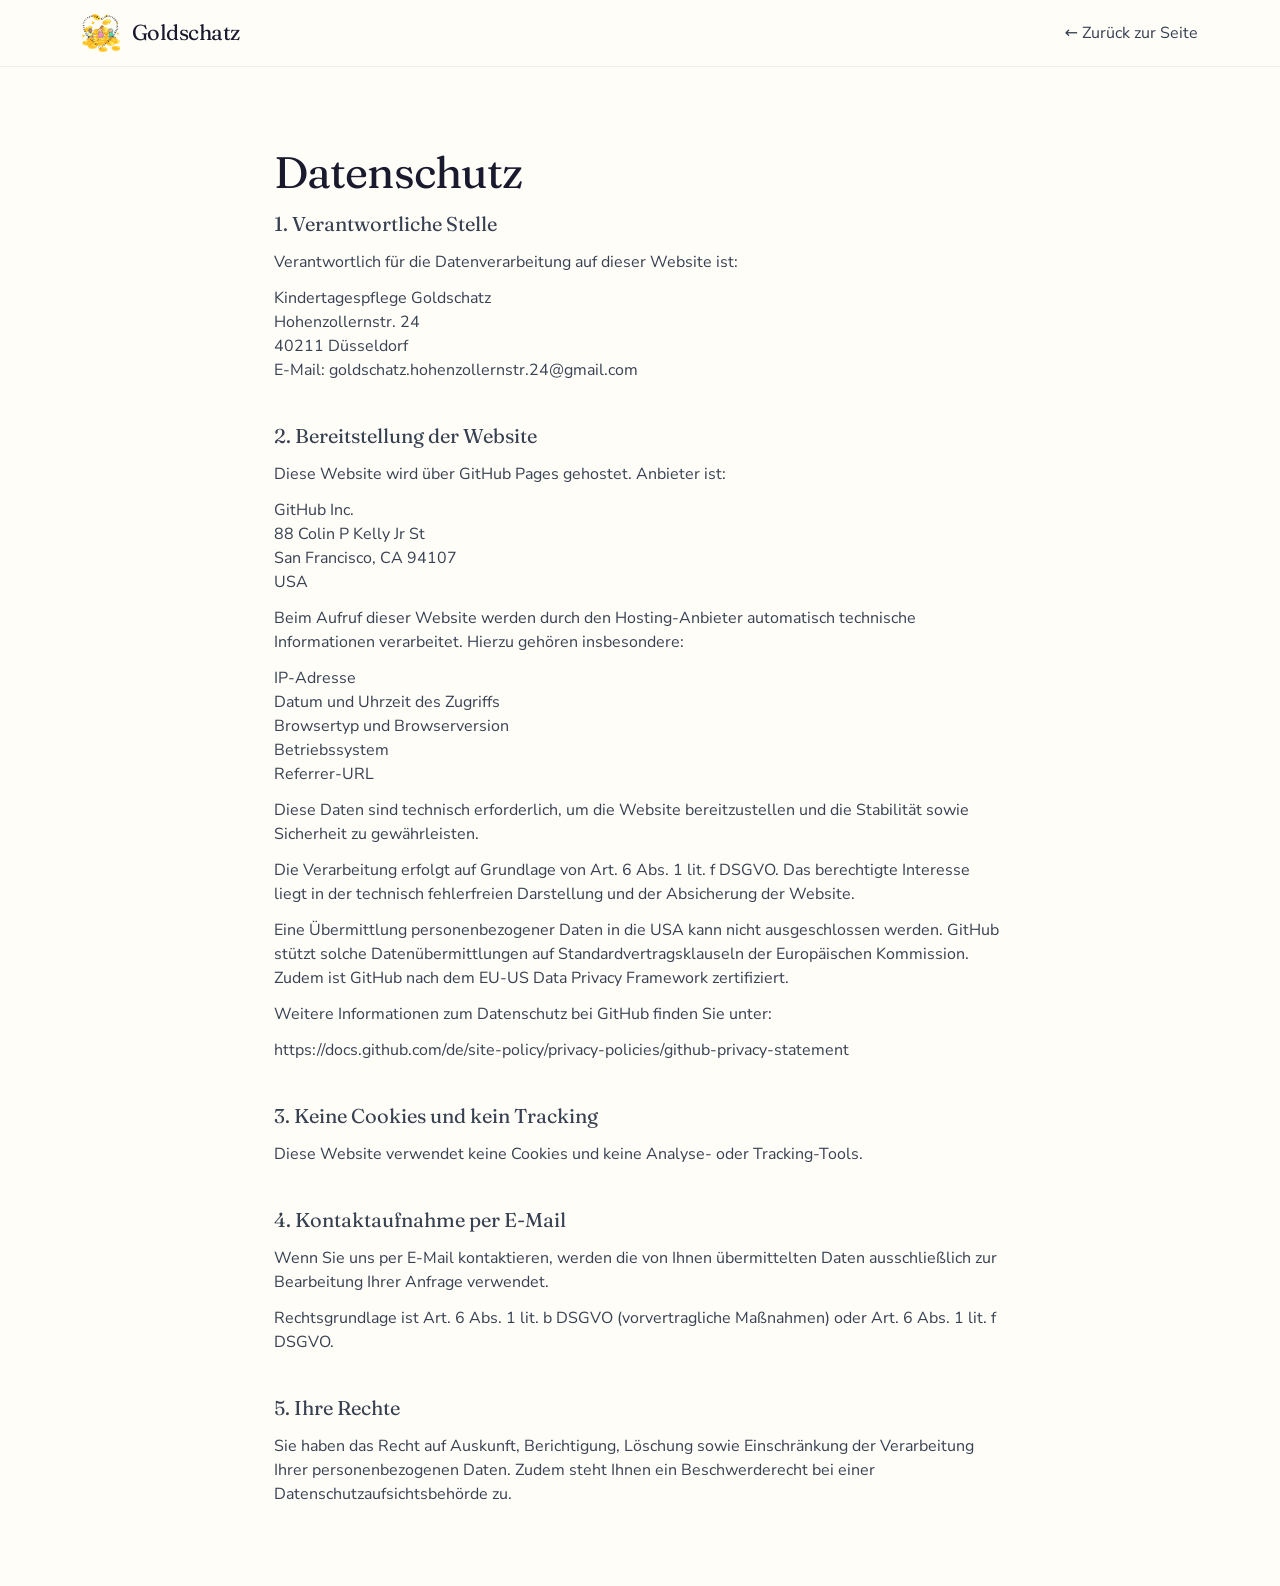
<file: datenschutz.html>
<!DOCTYPE html>
<html lang="de">
<head>
  <meta charset="UTF-8" />
  <meta name="robots" content="noindex, nofollow">
  <meta name="robots" content="noai, noimageai">
  <meta name="viewport" content="width=device-width, initial-scale=1.0" />
  <title>Datenschutz | Kindertagespflege Goldschatz</title>
  <link rel="icon" href="./favicon.ico">
  <link rel="stylesheet" href="assets/output.css" />
  <link rel="stylesheet" href="assets/styles.css" />
</head>
<body class="bg-bg text-ink-700 font-body antialiased">
    <header id="site-header" class="sticky top-[0px] z-[200] bg-bg/[0.92] backdrop-blur-xl border-b border-black/[0.06] transition-shadow duration-300">
        <nav class="flex items-center justify-between gap-6 px-5 md:px-8 py-3.5 max-w-[1180px] mx-auto">
        <a href="./" class="flex items-center gap-3 shrink-0">
            <div class="w-[38px] h-[38px] flex items-center justify-center"><img src="./img/Goldschatz Logo.svg"></div>
            <span class="font-display font-bold text-[1.35rem] text-ink-900 tracking-tight">Goldschatz</span>
        </a>
            <a href="./" class="items-center">← Zurück zur Seite</a>
        </nav>
  </header>

<main class="container mx-auto px-6 py-20 max-w-[780px]">

<h1 class="section-title mb-8">Datenschutz</h1>

<section class="mb-10">
<h2 class="text-xl font-bold mb-3">1. Verantwortliche Stelle</h2>
<p>
Verantwortlich für die Datenverarbeitung auf dieser Website ist:
</p>
<p class="mt-3">
Kindertagespflege Goldschatz<br>
Hohenzollernstr. 24<br>
40211 Düsseldorf<br>
E-Mail: goldschatz.hohenzollernstr.24@gmail.com
</p>
</section>

<section class="mb-10">
<h2 class="text-xl font-bold mb-3">2. Bereitstellung der Website</h2>
<p>Diese Website wird über GitHub Pages gehostet. Anbieter ist:</p>
<p class="mt-3">GitHub Inc.<br>
88 Colin P Kelly Jr St<br>
San Francisco, CA 94107<br>
USA<br>
</p>
<p class="mt-3">Beim Aufruf dieser Website werden durch den Hosting-Anbieter automatisch technische Informationen verarbeitet. Hierzu gehören insbesondere:</p>
<p class="mt-3">
    <ul>
        <li>IP-Adresse</li>
        <li>Datum und Uhrzeit des Zugriffs</li>
        <li>Browsertyp und Browserversion</li>
        <li>Betriebssystem</li>
        <li>Referrer-URL</li>
    </ul>
</p>
<p class="mt-3">Diese Daten sind technisch erforderlich, um die Website bereitzustellen und die Stabilität sowie Sicherheit zu gewährleisten.</p>
<p class="mt-3">Die Verarbeitung erfolgt auf Grundlage von Art. 6 Abs. 1 lit. f DSGVO. Das berechtigte Interesse liegt in der technisch fehlerfreien Darstellung und der Absicherung der Website.</p>
<p class="mt-3">Eine Übermittlung personenbezogener Daten in die USA kann nicht ausgeschlossen werden. GitHub stützt solche Datenübermittlungen auf Standardvertragsklauseln der Europäischen Kommission. Zudem ist GitHub nach dem EU-US Data Privacy Framework zertifiziert.</p>
<p class="mt-3">Weitere Informationen zum Datenschutz bei GitHub finden Sie unter:</p>
<p class="mt-3">https://docs.github.com/de/site-policy/privacy-policies/github-privacy-statement</p>
</section>

<section class="mb-10">
<h2 class="text-xl font-bold mb-3">3. Keine Cookies und kein Tracking</h2>
<p>
Diese Website verwendet keine Cookies und keine Analyse- oder Tracking-Tools.
</p>
</section>

<section class="mb-10">
<h2 class="text-xl font-bold mb-3">4. Kontaktaufnahme per E-Mail</h2>
<p>
Wenn Sie uns per E-Mail kontaktieren, werden die von Ihnen übermittelten Daten ausschließlich zur Bearbeitung Ihrer Anfrage verwendet.
</p>
<p class="mt-3">
Rechtsgrundlage ist Art. 6 Abs. 1 lit. b DSGVO (vorvertragliche Maßnahmen) oder Art. 6 Abs. 1 lit. f DSGVO.
</p>
</section>

<section>
<h2 class="text-xl font-bold mb-3">5. Ihre Rechte</h2>
<p>
Sie haben das Recht auf Auskunft, Berichtigung, Löschung sowie Einschränkung der Verarbeitung Ihrer personenbezogenen Daten. Zudem steht Ihnen ein Beschwerderecht bei einer Datenschutzaufsichtsbehörde zu.
</p>
</section>

</main>
</body>
</html>
</file>
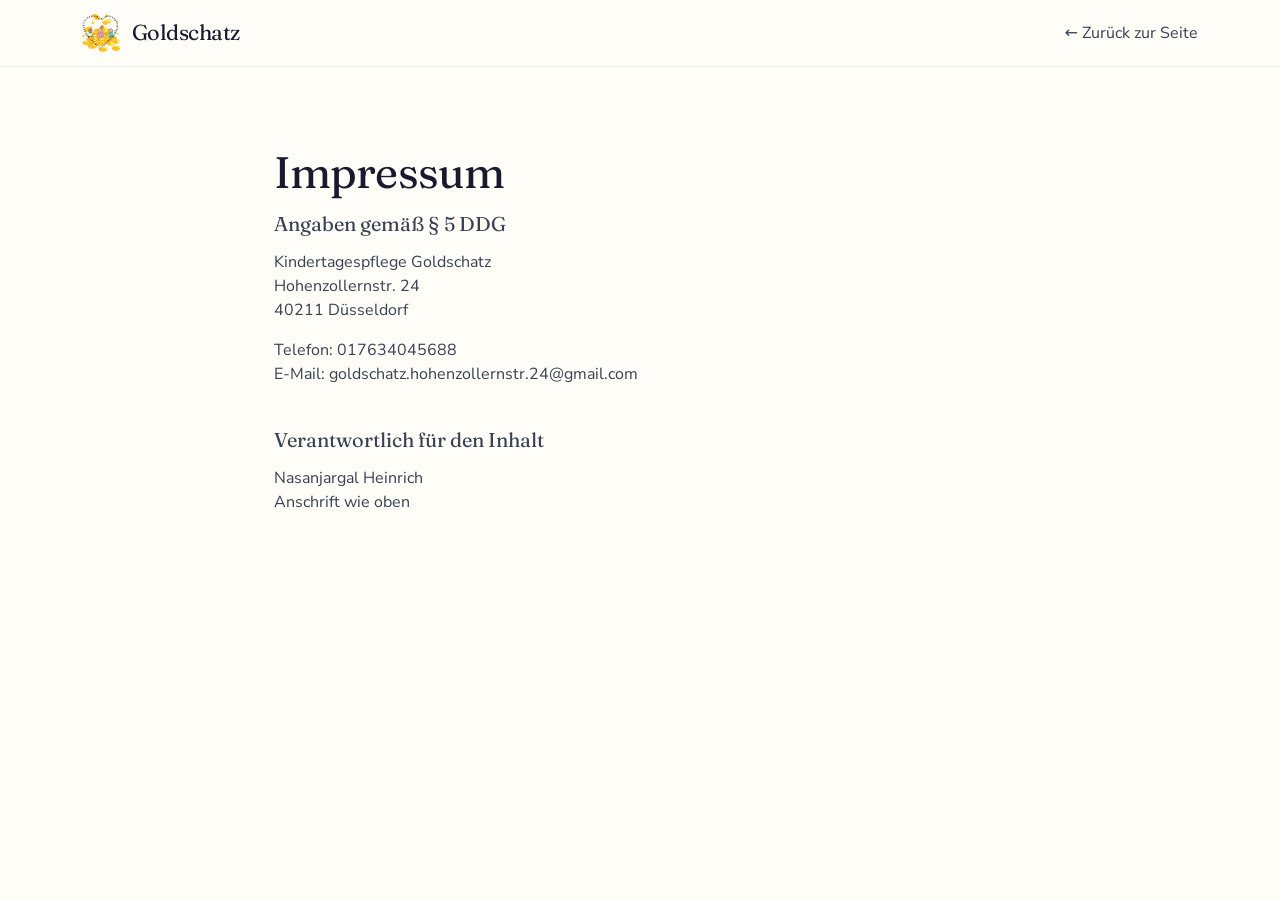
<file: impressum.html>
<!DOCTYPE html>
<html lang="de">
<head>
  <meta charset="UTF-8" />
  <meta name="robots" content="noindex, nofollow">
  <meta name="robots" content="noai, noimageai">
  <meta name="viewport" content="width=device-width, initial-scale=1.0" />
  <title>Impressum | Kindertagespflege Goldschatz</title>
  <link rel="icon" href="./favicon.ico">
  <link rel="stylesheet" href="assets/output.css" />
  <link rel="stylesheet" href="assets/styles.css" />
</head>
<body class="bg-bg text-ink-700 font-body antialiased">
    <header id="site-header" class="sticky top-[0px] z-[200] bg-bg/[0.92] backdrop-blur-xl border-b border-black/[0.06] transition-shadow duration-300">
        <nav class="flex items-center justify-between gap-6 px-5 md:px-8 py-3.5 max-w-[1180px] mx-auto">
        <a href="./" class="flex items-center gap-3 shrink-0">
            <div class="w-[38px] h-[38px] flex items-center justify-center"><img src="./img/Goldschatz Logo.svg"></div>
            <span class="font-display font-bold text-[1.35rem] text-ink-900 tracking-tight">Goldschatz</span>
        </a>
            <a href="./" class="items-center">← Zurück zur Seite</a>
        </nav>
  </header>

<main class="container mx-auto px-6 py-20 max-w-[780px]">

<h1 class="section-title mb-8">Impressum</h1>

<section class="mb-10">
<h2 class="text-xl font-bold mb-3">Angaben gemäß § 5 DDG</h2>

<p>
Kindertagespflege Goldschatz<br>
Hohenzollernstr. 24<br>
40211 Düsseldorf
</p>

<p class="mt-4">
Telefon: 017634045688<br>
E-Mail: goldschatz.hohenzollernstr.24@gmail.com
</p>

</section>

<section>
<h2 class="text-xl font-bold mb-3">Verantwortlich für den Inhalt</h2>
<p>
Nasanjargal Heinrich<br>
Anschrift wie oben
</p>
</section>

</main>

</body>
</html>
</file>
<file: assets/output.css>
/*! tailwindcss v4.2.1 | MIT License | https://tailwindcss.com */
@layer properties{@supports (((-webkit-hyphens:none)) and (not (margin-trim:inline))) or ((-moz-orient:inline) and (not (color:rgb(from red r g b)))){*,:before,:after,::backdrop{--tw-translate-x:0;--tw-translate-y:0;--tw-translate-z:0;--tw-border-style:solid;--tw-gradient-position:initial;--tw-gradient-from:#0000;--tw-gradient-via:#0000;--tw-gradient-to:#0000;--tw-gradient-stops:initial;--tw-gradient-via-stops:initial;--tw-gradient-from-position:0%;--tw-gradient-via-position:50%;--tw-gradient-to-position:100%;--tw-leading:initial;--tw-font-weight:initial;--tw-tracking:initial;--tw-shadow:0 0 #0000;--tw-shadow-color:initial;--tw-shadow-alpha:100%;--tw-inset-shadow:0 0 #0000;--tw-inset-shadow-color:initial;--tw-inset-shadow-alpha:100%;--tw-ring-color:initial;--tw-ring-shadow:0 0 #0000;--tw-inset-ring-color:initial;--tw-inset-ring-shadow:0 0 #0000;--tw-ring-inset:initial;--tw-ring-offset-width:0px;--tw-ring-offset-color:#fff;--tw-ring-offset-shadow:0 0 #0000;--tw-blur:initial;--tw-brightness:initial;--tw-contrast:initial;--tw-grayscale:initial;--tw-hue-rotate:initial;--tw-invert:initial;--tw-opacity:initial;--tw-saturate:initial;--tw-sepia:initial;--tw-drop-shadow:initial;--tw-drop-shadow-color:initial;--tw-drop-shadow-alpha:100%;--tw-drop-shadow-size:initial;--tw-backdrop-blur:initial;--tw-backdrop-brightness:initial;--tw-backdrop-contrast:initial;--tw-backdrop-grayscale:initial;--tw-backdrop-hue-rotate:initial;--tw-backdrop-invert:initial;--tw-backdrop-opacity:initial;--tw-backdrop-saturate:initial;--tw-backdrop-sepia:initial;--tw-duration:initial}}}@layer theme{:root,:host{--font-sans:ui-sans-serif, system-ui, sans-serif, "Apple Color Emoji", "Segoe UI Emoji", "Segoe UI Symbol", "Noto Color Emoji";--font-mono:ui-monospace, SFMono-Regular, Menlo, Monaco, Consolas, "Liberation Mono", "Courier New", monospace;--color-black:#000;--color-white:#fff;--spacing:.25rem;--text-xs:.75rem;--text-xs--line-height:calc(1 / .75);--text-sm:.875rem;--text-sm--line-height:calc(1.25 / .875);--text-base:1rem;--text-base--line-height:calc(1.5 / 1);--text-xl:1.25rem;--text-xl--line-height:calc(1.75 / 1.25);--font-weight-semibold:600;--font-weight-bold:700;--font-weight-extrabold:800;--font-weight-black:900;--tracking-tight:-.025em;--tracking-widest:.1em;--leading-snug:1.375;--leading-relaxed:1.625;--radius-sm:.25rem;--radius-md:.375rem;--radius-lg:.5rem;--radius-xl:.75rem;--radius-2xl:1rem;--radius-3xl:1.5rem;--shadow-sm:0 1px 3px 0 #0000001a, 0 1px 2px -1px #0000001a;--shadow-md:0 4px 6px -1px #0000001a, 0 2px 4px -2px #0000001a;--blur-sm:8px;--blur-xl:24px;--default-transition-duration:.15s;--default-transition-timing-function:cubic-bezier(.4, 0, .2, 1);--default-font-family:var(--font-sans);--default-mono-font-family:var(--font-mono)}}@layer base{*,:after,:before,::backdrop{box-sizing:border-box;border:0 solid;margin:0;padding:0}::file-selector-button{box-sizing:border-box;border:0 solid;margin:0;padding:0}html,:host{-webkit-text-size-adjust:100%;tab-size:4;line-height:1.5;font-family:var(--default-font-family,ui-sans-serif, system-ui, sans-serif, "Apple Color Emoji", "Segoe UI Emoji", "Segoe UI Symbol", "Noto Color Emoji");font-feature-settings:var(--default-font-feature-settings,normal);font-variation-settings:var(--default-font-variation-settings,normal);-webkit-tap-highlight-color:transparent}hr{height:0;color:inherit;border-top-width:1px}abbr:where([title]){-webkit-text-decoration:underline dotted;text-decoration:underline dotted}h1,h2,h3,h4,h5,h6{font-size:inherit;font-weight:inherit}a{color:inherit;-webkit-text-decoration:inherit;-webkit-text-decoration:inherit;-webkit-text-decoration:inherit;text-decoration:inherit}b,strong{font-weight:bolder}code,kbd,samp,pre{font-family:var(--default-mono-font-family,ui-monospace, SFMono-Regular, Menlo, Monaco, Consolas, "Liberation Mono", "Courier New", monospace);font-feature-settings:var(--default-mono-font-feature-settings,normal);font-variation-settings:var(--default-mono-font-variation-settings,normal);font-size:1em}small{font-size:80%}sub,sup{vertical-align:baseline;font-size:75%;line-height:0;position:relative}sub{bottom:-.25em}sup{top:-.5em}table{text-indent:0;border-color:inherit;border-collapse:collapse}:-moz-focusring{outline:auto}progress{vertical-align:baseline}summary{display:list-item}ol,ul,menu{list-style:none}img,svg,video,canvas,audio,iframe,embed,object{vertical-align:middle;display:block}img,video{max-width:100%;height:auto}button,input,select,optgroup,textarea{font:inherit;font-feature-settings:inherit;font-variation-settings:inherit;letter-spacing:inherit;color:inherit;opacity:1;background-color:#0000;border-radius:0}::file-selector-button{font:inherit;font-feature-settings:inherit;font-variation-settings:inherit;letter-spacing:inherit;color:inherit;opacity:1;background-color:#0000;border-radius:0}:where(select:is([multiple],[size])) optgroup{font-weight:bolder}:where(select:is([multiple],[size])) optgroup option{padding-inline-start:20px}::file-selector-button{margin-inline-end:4px}::placeholder{opacity:1}@supports (not ((-webkit-appearance:-apple-pay-button))) or (contain-intrinsic-size:1px){::placeholder{color:currentColor}@supports (color:color-mix(in lab, red, red)){::placeholder{color:color-mix(in oklab, currentcolor 50%, transparent)}}}textarea{resize:vertical}::-webkit-search-decoration{-webkit-appearance:none}::-webkit-date-and-time-value{min-height:1lh;text-align:inherit}::-webkit-datetime-edit{display:inline-flex}::-webkit-datetime-edit-fields-wrapper{padding:0}::-webkit-datetime-edit{padding-block:0}::-webkit-datetime-edit-year-field{padding-block:0}::-webkit-datetime-edit-month-field{padding-block:0}::-webkit-datetime-edit-day-field{padding-block:0}::-webkit-datetime-edit-hour-field{padding-block:0}::-webkit-datetime-edit-minute-field{padding-block:0}::-webkit-datetime-edit-second-field{padding-block:0}::-webkit-datetime-edit-millisecond-field{padding-block:0}::-webkit-datetime-edit-meridiem-field{padding-block:0}::-webkit-calendar-picker-indicator{line-height:1}:-moz-ui-invalid{box-shadow:none}button,input:where([type=button],[type=reset],[type=submit]){appearance:button}::file-selector-button{appearance:button}::-webkit-inner-spin-button{height:auto}::-webkit-outer-spin-button{height:auto}[hidden]:where(:not([hidden=until-found])){display:none!important}}@layer components;@layer utilities{.pointer-events-none{pointer-events:none}.visible{visibility:visible}.sr-only{clip-path:inset(50%);white-space:nowrap;border-width:0;width:1px;height:1px;margin:-1px;padding:0;position:absolute;overflow:hidden}.absolute{position:absolute}.fixed{position:fixed}.relative{position:relative}.sticky{position:sticky}.inset-0{inset:calc(var(--spacing) * 0)}.inset-y-0{inset-block:calc(var(--spacing) * 0)}.start{inset-inline-start:var(--spacing)}.-top-24{top:calc(var(--spacing) * -24)}.top-0{top:calc(var(--spacing) * 0)}.top-4{top:calc(var(--spacing) * 4)}.top-20{top:calc(var(--spacing) * 20)}.top-\[0px\]{top:0}.top-\[37px\]{top:37px}.-right-16{right:calc(var(--spacing) * -16)}.-right-24{right:calc(var(--spacing) * -24)}.right-0{right:calc(var(--spacing) * 0)}.right-\[-60px\]{right:-60px}.bottom-0{bottom:calc(var(--spacing) * 0)}.bottom-4{bottom:calc(var(--spacing) * 4)}.bottom-\[-20px\]{bottom:-20px}.bottom-\[-40px\]{bottom:-40px}.-left-24{left:calc(var(--spacing) * -24)}.left-4{left:calc(var(--spacing) * 4)}.left-5{left:calc(var(--spacing) * 5)}.left-\[-40px\]{left:-40px}.z-10{z-index:10}.z-\[100\]{z-index:100}.z-\[200\]{z-index:200}.z-\[300\]{z-index:300}.z-\[400\]{z-index:400}.container{width:100%}@media (min-width:40rem){.container{max-width:40rem}}@media (min-width:48rem){.container{max-width:48rem}}@media (min-width:64rem){.container{max-width:64rem}}@media (min-width:80rem){.container{max-width:80rem}}@media (min-width:96rem){.container{max-width:96rem}}.-mx-2{margin-inline:calc(var(--spacing) * -2)}.mx-auto{margin-inline:auto}.mt-0\.5{margin-top:calc(var(--spacing) * .5)}.mt-1{margin-top:calc(var(--spacing) * 1)}.mt-3{margin-top:calc(var(--spacing) * 3)}.mt-4{margin-top:calc(var(--spacing) * 4)}.mt-5{margin-top:calc(var(--spacing) * 5)}.mb-0{margin-bottom:calc(var(--spacing) * 0)}.mb-0\.5{margin-bottom:calc(var(--spacing) * .5)}.mb-1{margin-bottom:calc(var(--spacing) * 1)}.mb-2{margin-bottom:calc(var(--spacing) * 2)}.mb-3{margin-bottom:calc(var(--spacing) * 3)}.mb-4{margin-bottom:calc(var(--spacing) * 4)}.mb-5{margin-bottom:calc(var(--spacing) * 5)}.mb-6{margin-bottom:calc(var(--spacing) * 6)}.mb-7{margin-bottom:calc(var(--spacing) * 7)}.mb-8{margin-bottom:calc(var(--spacing) * 8)}.mb-10{margin-bottom:calc(var(--spacing) * 10)}.ml-2{margin-left:calc(var(--spacing) * 2)}.ml-auto{margin-left:auto}.block{display:block}.flex{display:flex}.grid{display:grid}.hidden{display:none}.inline-flex{display:inline-flex}.h-0\.5{height:calc(var(--spacing) * .5)}.h-3\.5{height:calc(var(--spacing) * 3.5)}.h-4{height:calc(var(--spacing) * 4)}.h-5{height:calc(var(--spacing) * 5)}.h-6{height:calc(var(--spacing) * 6)}.h-7{height:calc(var(--spacing) * 7)}.h-8{height:calc(var(--spacing) * 8)}.h-9{height:calc(var(--spacing) * 9)}.h-10{height:calc(var(--spacing) * 10)}.h-\[34px\]{height:34px}.h-\[38px\]{height:38px}.h-\[52px\]{height:52px}.h-\[60px\]{height:60px}.h-\[260px\]{height:260px}.h-\[350px\]{height:350px}.h-\[500px\]{height:500px}.min-h-0{min-height:calc(var(--spacing) * 0)}.min-h-\[1\.2em\]{min-height:1.2em}.min-h-\[110px\]{min-height:110px}.w-3\.5{width:calc(var(--spacing) * 3.5)}.w-4{width:calc(var(--spacing) * 4)}.w-5{width:calc(var(--spacing) * 5)}.w-6{width:calc(var(--spacing) * 6)}.w-7{width:calc(var(--spacing) * 7)}.w-8{width:calc(var(--spacing) * 8)}.w-9{width:calc(var(--spacing) * 9)}.w-10{width:calc(var(--spacing) * 10)}.w-100{width:calc(var(--spacing) * 100)}.w-\[34px\]{width:34px}.w-\[38px\]{width:38px}.w-\[52px\]{width:52px}.w-\[60px\]{width:60px}.w-\[350px\]{width:350px}.w-\[500px\]{width:500px}.w-\[min\(340px\,90vw\)\]{width:min(340px,90vw)}.w-full{width:100%}.max-w-\[55ch\]{max-width:55ch}.max-w-\[600px\]{max-width:600px}.max-w-\[680px\]{max-width:680px}.max-w-\[780px\]{max-width:780px}.max-w-\[1180px\]{max-width:1180px}.max-w-none{max-width:none}.flex-1{flex:1}.shrink-0{flex-shrink:0}.translate-x-0{--tw-translate-x:calc(var(--spacing) * 0);translate:var(--tw-translate-x) var(--tw-translate-y)}.translate-x-full{--tw-translate-x:100%;translate:var(--tw-translate-x) var(--tw-translate-y)}.-rotate-\[15deg\]{rotate:-15deg}.cursor-pointer{cursor:pointer}.resize-y{resize:vertical}.grid-cols-1{grid-template-columns:repeat(1,minmax(0,1fr))}.grid-cols-2{grid-template-columns:repeat(2,minmax(0,1fr))}.flex-col{flex-direction:column}.flex-wrap{flex-wrap:wrap}.items-center{align-items:center}.items-start{align-items:flex-start}.justify-between{justify-content:space-between}.justify-center{justify-content:center}.gap-1{gap:calc(var(--spacing) * 1)}.gap-1\.5{gap:calc(var(--spacing) * 1.5)}.gap-2{gap:calc(var(--spacing) * 2)}.gap-2\.5{gap:calc(var(--spacing) * 2.5)}.gap-3{gap:calc(var(--spacing) * 3)}.gap-4{gap:calc(var(--spacing) * 4)}.gap-5{gap:calc(var(--spacing) * 5)}.gap-6{gap:calc(var(--spacing) * 6)}.gap-8{gap:calc(var(--spacing) * 8)}.gap-10{gap:calc(var(--spacing) * 10)}.gap-\[5px\]{gap:5px}.overflow-hidden{overflow:hidden}.overflow-x-hidden{overflow-x:hidden}.overflow-y-auto{overflow-y:auto}.rounded-2xl{border-radius:var(--radius-2xl)}.rounded-3xl{border-radius:var(--radius-3xl)}.rounded-\[2rem\]{border-radius:2rem}.rounded-full{border-radius:3.40282e38px}.rounded-lg{border-radius:var(--radius-lg)}.rounded-sm{border-radius:var(--radius-sm)}.rounded-xl{border-radius:var(--radius-xl)}.border{border-style:var(--tw-border-style);border-width:1px}.border-2{border-style:var(--tw-border-style);border-width:2px}.border-\[1\.5px\]{border-style:var(--tw-border-style);border-width:1.5px}.border-t{border-top-style:var(--tw-border-style);border-top-width:1px}.border-b{border-bottom-style:var(--tw-border-style);border-bottom-width:1px}.border-black\/\[0\.04\]{border-color:#0000000a}@supports (color:color-mix(in lab, red, red)){.border-black\/\[0\.04\]{border-color:color-mix(in oklab, var(--color-black) 4%, transparent)}}.border-black\/\[0\.06\]{border-color:#0000000f}@supports (color:color-mix(in lab, red, red)){.border-black\/\[0\.06\]{border-color:color-mix(in oklab, var(--color-black) 6%, transparent)}}.border-gold-200{border-color:#ffedb3}.border-gold-300{border-color:#ffd966}.border-gold-400\/25{border-color:oklab(84.1054% .0167045 .152125/.25)}.border-gold-400\/30{border-color:oklab(84.1054% .0167045 .152125/.3)}.border-gold-400\/45{border-color:oklab(84.1054% .0167045 .152125/.45)}.border-green-500\/30{border-color:oklab(72.2746% -.165574 .0972219/.3)}.border-ink-100{border-color:#f9fafb}.border-ink-300{border-color:#d1d5db}.border-white\/10{border-color:#ffffff1a}@supports (color:color-mix(in lab, red, red)){.border-white\/10{border-color:color-mix(in oklab, var(--color-white) 10%, transparent)}}.bg-bg{background-color:#fffdf8}.bg-bg-warm{background-color:#fff9e6}.bg-bg\/\[0\.92\]{background-color:oklab(99.4198% .00016439 .00692415/.92)}.bg-black\/40{background-color:#0006}@supports (color:color-mix(in lab, red, red)){.bg-black\/40{background-color:color-mix(in oklab, var(--color-black) 40%, transparent)}}.bg-coral-400{background-color:#f36856}.bg-gold-100{background-color:#fff9e6}.bg-gold-200{background-color:#ffedb3}.bg-gold-300{background-color:#ffd966}.bg-gold-400\/10{background-color:oklab(84.1054% .0167045 .152125/.1)}.bg-gold-400\/15{background-color:oklab(84.1054% .0167045 .152125/.15)}.bg-gold-400\/20{background-color:oklab(84.1054% .0167045 .152125/.2)}.bg-green-100{background-color:#edfbf3}.bg-ink-100{background-color:#f9fafb}.bg-ink-700{background-color:#374151}.bg-ink-900{background-color:#1a1a2e}.bg-peach-400{background-color:#ffb49e}.bg-transparent{background-color:#0000}.bg-white{background-color:var(--color-white)}.bg-white\/85{background-color:#ffffffd9}@supports (color:color-mix(in lab, red, red)){.bg-white\/85{background-color:color-mix(in oklab, var(--color-white) 85%, transparent)}}.bg-white\/92{background-color:#ffffffeb}@supports (color:color-mix(in lab, red, red)){.bg-white\/92{background-color:color-mix(in oklab, var(--color-white) 92%, transparent)}}.bg-white\/\[0\.06\]{background-color:#ffffff0f}@supports (color:color-mix(in lab, red, red)){.bg-white\/\[0\.06\]{background-color:color-mix(in oklab, var(--color-white) 6%, transparent)}}.bg-gradient-to-br{--tw-gradient-position:to bottom right in oklab;background-image:linear-gradient(var(--tw-gradient-stops))}.from-gold-300{--tw-gradient-from:#ffd966;--tw-gradient-stops:var(--tw-gradient-via-stops,var(--tw-gradient-position), var(--tw-gradient-from) var(--tw-gradient-from-position), var(--tw-gradient-to) var(--tw-gradient-to-position))}.to-gold-400{--tw-gradient-to:#fac13f;--tw-gradient-stops:var(--tw-gradient-via-stops,var(--tw-gradient-position), var(--tw-gradient-from) var(--tw-gradient-from-position), var(--tw-gradient-to) var(--tw-gradient-to-position))}.object-cover{object-fit:cover}.p-2{padding:calc(var(--spacing) * 2)}.p-3{padding:calc(var(--spacing) * 3)}.p-4{padding:calc(var(--spacing) * 4)}.p-6{padding:calc(var(--spacing) * 6)}.p-8{padding:calc(var(--spacing) * 8)}.px-3{padding-inline:calc(var(--spacing) * 3)}.px-3\.5{padding-inline:calc(var(--spacing) * 3.5)}.px-4{padding-inline:calc(var(--spacing) * 4)}.px-5{padding-inline:calc(var(--spacing) * 5)}.px-6{padding-inline:calc(var(--spacing) * 6)}.px-8{padding-inline:calc(var(--spacing) * 8)}.py-1{padding-block:calc(var(--spacing) * 1)}.py-1\.5{padding-block:calc(var(--spacing) * 1.5)}.py-2{padding-block:calc(var(--spacing) * 2)}.py-2\.5{padding-block:calc(var(--spacing) * 2.5)}.py-3{padding-block:calc(var(--spacing) * 3)}.py-3\.5{padding-block:calc(var(--spacing) * 3.5)}.py-4{padding-block:calc(var(--spacing) * 4)}.py-5{padding-block:calc(var(--spacing) * 5)}.py-8{padding-block:calc(var(--spacing) * 8)}.py-20{padding-block:calc(var(--spacing) * 20)}.pt-3{padding-top:calc(var(--spacing) * 3)}.pt-4{padding-top:calc(var(--spacing) * 4)}.pt-12{padding-top:calc(var(--spacing) * 12)}.pb-5{padding-bottom:calc(var(--spacing) * 5)}.pb-6{padding-bottom:calc(var(--spacing) * 6)}.pb-8{padding-bottom:calc(var(--spacing) * 8)}.pb-20{padding-bottom:calc(var(--spacing) * 20)}.font-body{font-family:Nunito Sans,system-ui,-apple-system,Segoe UI,Roboto,Arial,sans-serif}.font-display{font-family:Fraunces,Georgia,serif}.text-base{font-size:var(--text-base);line-height:var(--tw-leading,var(--text-base--line-height))}.text-sm{font-size:var(--text-sm);line-height:var(--tw-leading,var(--text-sm--line-height))}.text-xl{font-size:var(--text-xl);line-height:var(--tw-leading,var(--text-xl--line-height))}.text-xs{font-size:var(--text-xs);line-height:var(--tw-leading,var(--text-xs--line-height))}.text-\[1\.1rem\]{font-size:1.1rem}.text-\[1\.05rem\]{font-size:1.05rem}.text-\[1\.35rem\]{font-size:1.35rem}.text-\[6rem\]{font-size:6rem}.leading-\[1\.1\]{--tw-leading:1.1;line-height:1.1}.leading-none{--tw-leading:1;line-height:1}.leading-relaxed{--tw-leading:var(--leading-relaxed);line-height:var(--leading-relaxed)}.leading-snug{--tw-leading:var(--leading-snug);line-height:var(--leading-snug)}.font-black{--tw-font-weight:var(--font-weight-black);font-weight:var(--font-weight-black)}.font-bold{--tw-font-weight:var(--font-weight-bold);font-weight:var(--font-weight-bold)}.font-extrabold{--tw-font-weight:var(--font-weight-extrabold);font-weight:var(--font-weight-extrabold)}.font-semibold{--tw-font-weight:var(--font-weight-semibold);font-weight:var(--font-weight-semibold)}.tracking-tight{--tw-tracking:var(--tracking-tight);letter-spacing:var(--tracking-tight)}.tracking-widest{--tw-tracking:var(--tracking-widest);letter-spacing:var(--tracking-widest)}.whitespace-nowrap{white-space:nowrap}.text-\[\#3a2a00\]{color:#3a2a00}.text-\[\#5a3e00\]{color:#5a3e00}.text-\[\#7a5500\]{color:#7a5500}.text-coral-400{color:#f36856}.text-gold-300{color:#ffd966}.text-gold-500{color:#e8a800}.text-green-500{color:#22c55e}.text-ink-300{color:#d1d5db}.text-ink-500{color:#6b7280}.text-ink-700{color:#374151}.text-ink-900{color:#1a1a2e}.text-white{color:var(--color-white)}.text-white\/30{color:#ffffff4d}@supports (color:color-mix(in lab, red, red)){.text-white\/30{color:color-mix(in oklab, var(--color-white) 30%, transparent)}}.text-white\/40{color:#fff6}@supports (color:color-mix(in lab, red, red)){.text-white\/40{color:color-mix(in oklab, var(--color-white) 40%, transparent)}}.text-white\/50{color:#ffffff80}@supports (color:color-mix(in lab, red, red)){.text-white\/50{color:color-mix(in oklab, var(--color-white) 50%, transparent)}}.text-white\/65{color:#ffffffa6}@supports (color:color-mix(in lab, red, red)){.text-white\/65{color:color-mix(in oklab, var(--color-white) 65%, transparent)}}.text-white\/70{color:#ffffffb3}@supports (color:color-mix(in lab, red, red)){.text-white\/70{color:color-mix(in oklab, var(--color-white) 70%, transparent)}}.text-white\/75{color:#ffffffbf}@supports (color:color-mix(in lab, red, red)){.text-white\/75{color:color-mix(in oklab, var(--color-white) 75%, transparent)}}.text-white\/80{color:#fffc}@supports (color:color-mix(in lab, red, red)){.text-white\/80{color:color-mix(in oklab, var(--color-white) 80%, transparent)}}.uppercase{text-transform:uppercase}.italic{font-style:italic}.not-italic{font-style:normal}.antialiased{-webkit-font-smoothing:antialiased;-moz-osx-font-smoothing:grayscale}.opacity-0{opacity:0}.opacity-10{opacity:.1}.opacity-20{opacity:.2}.opacity-25{opacity:.25}.opacity-50{opacity:.5}.opacity-80{opacity:.8}.opacity-85{opacity:.85}.opacity-100{opacity:1}.opacity-\[0\.28\]{opacity:.28}.shadow-gold{--tw-shadow:0 4px 20px var(--tw-shadow-color,#fac13f4d);box-shadow:var(--tw-inset-shadow), var(--tw-inset-ring-shadow), var(--tw-ring-offset-shadow), var(--tw-ring-shadow), var(--tw-shadow)}.shadow-lg{--tw-shadow:0 12px 40px var(--tw-shadow-color,#0000001a);box-shadow:var(--tw-inset-shadow), var(--tw-inset-ring-shadow), var(--tw-ring-offset-shadow), var(--tw-ring-shadow), var(--tw-shadow)}.shadow-soft{--tw-shadow:0 4px 16px var(--tw-shadow-color,#00000014);box-shadow:var(--tw-inset-shadow), var(--tw-inset-ring-shadow), var(--tw-ring-offset-shadow), var(--tw-ring-shadow), var(--tw-shadow)}.blur{--tw-blur:blur(8px);filter:var(--tw-blur,) var(--tw-brightness,) var(--tw-contrast,) var(--tw-grayscale,) var(--tw-hue-rotate,) var(--tw-invert,) var(--tw-saturate,) var(--tw-sepia,) var(--tw-drop-shadow,)}.blur-\[70px\]{--tw-blur:blur(70px);filter:var(--tw-blur,) var(--tw-brightness,) var(--tw-contrast,) var(--tw-grayscale,) var(--tw-hue-rotate,) var(--tw-invert,) var(--tw-saturate,) var(--tw-sepia,) var(--tw-drop-shadow,)}.blur-\[80px\]{--tw-blur:blur(80px);filter:var(--tw-blur,) var(--tw-brightness,) var(--tw-contrast,) var(--tw-grayscale,) var(--tw-hue-rotate,) var(--tw-invert,) var(--tw-saturate,) var(--tw-sepia,) var(--tw-drop-shadow,)}.backdrop-blur-sm{--tw-backdrop-blur:blur(var(--blur-sm));-webkit-backdrop-filter:var(--tw-backdrop-blur,) var(--tw-backdrop-brightness,) var(--tw-backdrop-contrast,) var(--tw-backdrop-grayscale,) var(--tw-backdrop-hue-rotate,) var(--tw-backdrop-invert,) var(--tw-backdrop-opacity,) var(--tw-backdrop-saturate,) var(--tw-backdrop-sepia,);backdrop-filter:var(--tw-backdrop-blur,) var(--tw-backdrop-brightness,) var(--tw-backdrop-contrast,) var(--tw-backdrop-grayscale,) var(--tw-backdrop-hue-rotate,) var(--tw-backdrop-invert,) var(--tw-backdrop-opacity,) var(--tw-backdrop-saturate,) var(--tw-backdrop-sepia,)}.backdrop-blur-xl{--tw-backdrop-blur:blur(var(--blur-xl));-webkit-backdrop-filter:var(--tw-backdrop-blur,) var(--tw-backdrop-brightness,) var(--tw-backdrop-contrast,) var(--tw-backdrop-grayscale,) var(--tw-backdrop-hue-rotate,) var(--tw-backdrop-invert,) var(--tw-backdrop-opacity,) var(--tw-backdrop-saturate,) var(--tw-backdrop-sepia,);backdrop-filter:var(--tw-backdrop-blur,) var(--tw-backdrop-brightness,) var(--tw-backdrop-contrast,) var(--tw-backdrop-grayscale,) var(--tw-backdrop-hue-rotate,) var(--tw-backdrop-invert,) var(--tw-backdrop-opacity,) var(--tw-backdrop-saturate,) var(--tw-backdrop-sepia,)}.transition-all{transition-property:all;transition-timing-function:var(--tw-ease,var(--default-transition-timing-function));transition-duration:var(--tw-duration,var(--default-transition-duration))}.transition-colors{transition-property:color,background-color,border-color,outline-color,text-decoration-color,fill,stroke,--tw-gradient-from,--tw-gradient-via,--tw-gradient-to;transition-timing-function:var(--tw-ease,var(--default-transition-timing-function));transition-duration:var(--tw-duration,var(--default-transition-duration))}.transition-opacity{transition-property:opacity;transition-timing-function:var(--tw-ease,var(--default-transition-timing-function));transition-duration:var(--tw-duration,var(--default-transition-duration))}.transition-shadow{transition-property:box-shadow;transition-timing-function:var(--tw-ease,var(--default-transition-timing-function));transition-duration:var(--tw-duration,var(--default-transition-duration))}.transition-transform{transition-property:transform,translate,scale,rotate;transition-timing-function:var(--tw-ease,var(--default-transition-timing-function));transition-duration:var(--tw-duration,var(--default-transition-duration))}.duration-250{--tw-duration:.25s;transition-duration:.25s}.duration-300{--tw-duration:.3s;transition-duration:.3s}.select-none{-webkit-user-select:none;user-select:none}@media (hover:hover){.hover\:-translate-y-px:hover{--tw-translate-y:-1px;translate:var(--tw-translate-x) var(--tw-translate-y)}.hover\:border-gold-400:hover{border-color:#fac13f}.hover\:border-gold-400\/30:hover{border-color:oklab(84.1054% .0167045 .152125/.3)}.hover\:bg-coral-500:hover{background-color:#d95443}.hover\:bg-gold-100:hover{background-color:#fff9e6}.hover\:bg-gold-200:hover{background-color:#ffedb3}.hover\:bg-ink-900:hover{background-color:#1a1a2e}.hover\:bg-peach-200:hover{background-color:#ffd5c8}.hover\:bg-white\/\[0\.09\]:hover{background-color:#ffffff17}@supports (color:color-mix(in lab, red, red)){.hover\:bg-white\/\[0\.09\]:hover{background-color:color-mix(in oklab, var(--color-white) 9%, transparent)}}.hover\:text-ink-900:hover{color:#1a1a2e}.hover\:text-white:hover{color:var(--color-white)}.hover\:shadow-\[0_4px_12px_rgba\(243\,104\,86\,0\.3\)\]:hover{--tw-shadow:0 4px 12px var(--tw-shadow-color,#f368564d);box-shadow:var(--tw-inset-shadow), var(--tw-inset-ring-shadow), var(--tw-ring-offset-shadow), var(--tw-ring-shadow), var(--tw-shadow)}.hover\:shadow-\[0_6px_20px_rgba\(243\,104\,86\,0\.35\)\]:hover{--tw-shadow:0 6px 20px var(--tw-shadow-color,#f3685659);box-shadow:var(--tw-inset-shadow), var(--tw-inset-ring-shadow), var(--tw-ring-offset-shadow), var(--tw-ring-shadow), var(--tw-shadow)}}.disabled\:opacity-60:disabled{opacity:.6}@media (min-width:40rem){.sm\:flex{display:flex}.sm\:inline{display:inline}.sm\:grid-cols-2{grid-template-columns:repeat(2,minmax(0,1fr))}}@media (min-width:48rem){.md\:p-8{padding:calc(var(--spacing) * 8)}.md\:px-8{padding-inline:calc(var(--spacing) * 8)}}@media (min-width:64rem){.lg\:flex{display:flex}.lg\:hidden{display:none}.lg\:grid-cols-3{grid-template-columns:repeat(3,minmax(0,1fr))}.lg\:grid-cols-\[1\.1fr_0\.9fr\]{grid-template-columns:1.1fr .9fr}.lg\:grid-cols-\[1\.2fr_0\.8fr\]{grid-template-columns:1.2fr .8fr}}}@property --tw-translate-x{syntax:"*";inherits:false;initial-value:0}@property --tw-translate-y{syntax:"*";inherits:false;initial-value:0}@property --tw-translate-z{syntax:"*";inherits:false;initial-value:0}@property --tw-border-style{syntax:"*";inherits:false;initial-value:solid}@property --tw-gradient-position{syntax:"*";inherits:false}@property --tw-gradient-from{syntax:"<color>";inherits:false;initial-value:#0000}@property --tw-gradient-via{syntax:"<color>";inherits:false;initial-value:#0000}@property --tw-gradient-to{syntax:"<color>";inherits:false;initial-value:#0000}@property --tw-gradient-stops{syntax:"*";inherits:false}@property --tw-gradient-via-stops{syntax:"*";inherits:false}@property --tw-gradient-from-position{syntax:"<length-percentage>";inherits:false;initial-value:0%}@property --tw-gradient-via-position{syntax:"<length-percentage>";inherits:false;initial-value:50%}@property --tw-gradient-to-position{syntax:"<length-percentage>";inherits:false;initial-value:100%}@property --tw-leading{syntax:"*";inherits:false}@property --tw-font-weight{syntax:"*";inherits:false}@property --tw-tracking{syntax:"*";inherits:false}@property --tw-shadow{syntax:"*";inherits:false;initial-value:0 0 #0000}@property --tw-shadow-color{syntax:"*";inherits:false}@property --tw-shadow-alpha{syntax:"<percentage>";inherits:false;initial-value:100%}@property --tw-inset-shadow{syntax:"*";inherits:false;initial-value:0 0 #0000}@property --tw-inset-shadow-color{syntax:"*";inherits:false}@property --tw-inset-shadow-alpha{syntax:"<percentage>";inherits:false;initial-value:100%}@property --tw-ring-color{syntax:"*";inherits:false}@property --tw-ring-shadow{syntax:"*";inherits:false;initial-value:0 0 #0000}@property --tw-inset-ring-color{syntax:"*";inherits:false}@property --tw-inset-ring-shadow{syntax:"*";inherits:false;initial-value:0 0 #0000}@property --tw-ring-inset{syntax:"*";inherits:false}@property --tw-ring-offset-width{syntax:"<length>";inherits:false;initial-value:0}@property --tw-ring-offset-color{syntax:"*";inherits:false;initial-value:#fff}@property --tw-ring-offset-shadow{syntax:"*";inherits:false;initial-value:0 0 #0000}@property --tw-blur{syntax:"*";inherits:false}@property --tw-brightness{syntax:"*";inherits:false}@property --tw-contrast{syntax:"*";inherits:false}@property --tw-grayscale{syntax:"*";inherits:false}@property --tw-hue-rotate{syntax:"*";inherits:false}@property --tw-invert{syntax:"*";inherits:false}@property --tw-opacity{syntax:"*";inherits:false}@property --tw-saturate{syntax:"*";inherits:false}@property --tw-sepia{syntax:"*";inherits:false}@property --tw-drop-shadow{syntax:"*";inherits:false}@property --tw-drop-shadow-color{syntax:"*";inherits:false}@property --tw-drop-shadow-alpha{syntax:"<percentage>";inherits:false;initial-value:100%}@property --tw-drop-shadow-size{syntax:"*";inherits:false}@property --tw-backdrop-blur{syntax:"*";inherits:false}@property --tw-backdrop-brightness{syntax:"*";inherits:false}@property --tw-backdrop-contrast{syntax:"*";inherits:false}@property --tw-backdrop-grayscale{syntax:"*";inherits:false}@property --tw-backdrop-hue-rotate{syntax:"*";inherits:false}@property --tw-backdrop-invert{syntax:"*";inherits:false}@property --tw-backdrop-opacity{syntax:"*";inherits:false}@property --tw-backdrop-saturate{syntax:"*";inherits:false}@property --tw-backdrop-sepia{syntax:"*";inherits:false}@property --tw-duration{syntax:"*";inherits:false}
</file>
<file: assets/styles.css>
/* ============================================
   Kindertagespflege Goldschatz – styles.css
   Nur Custom Components + lokale Fonts
   Tailwind übernimmt Reset & Utilities
   ============================================ */


/* === Lokale Fonts ================================= */

@font-face {
  font-family: "Fraunces";
  src: url("../fonts/fraunces-v38-latin-regular.woff2") format("woff2");
  font-style: normal;
  font-weight: 400 700;
  font-display: swap;
}

@font-face {
  font-family: "Fraunces";
  src: url("../fonts/fraunces-v38-latin-regular.woff2") format("woff2");
  font-style: italic;
  font-weight: 400 700;
  font-display: swap;
}

@font-face {
  font-family: "Nunito Sans";
  src: url("../fonts/nunito-sans-v19-latin-regular.woff2") format("woff2");
  font-style: normal;
  font-weight: 400 800;
  font-display: swap;
}


/* === Minimal Base Enhancements ===================== */

html {
  scroll-behavior: smooth;
  -webkit-text-size-adjust: 100%;
}

body {
  -webkit-font-smoothing: antialiased;
  -moz-osx-font-smoothing: grayscale;
}

@media (prefers-reduced-motion: reduce) {
  html { scroll-behavior: auto; }
}


:root {
  --font-display: "Fraunces", Georgia, serif;
  --font-body: "Nunito Sans", system-ui, -apple-system, "Segoe UI", Roboto, Arial, sans-serif;
}

body {
  font-family: var(--font-body);
}

h1, h2, h3, h4, h5, h6,
.section-title {
  font-family: var(--font-display);
}

/* === Accessibility ================================= */

.skip-link {
  position: absolute;
  left: -9999px;
  width: 1px;
  height: 1px;
  overflow: hidden;
  z-index: 9999;
}

.skip-link:focus {
  position: fixed;
  left: 1rem;
  top: 1rem;
  padding: 0.75rem 1.25rem;
  background: white;
  border: 2px solid #f36856;
  border-radius: 0.75rem;
  font-weight: 700;
  color: #1a1a2e;
}

:focus-visible {
  outline: 2px solid #f36856;
  outline-offset: 3px;
  border-radius: 4px;
}


/* === Typography Utilities ========================== */

.section-title {
  font-family: "Fraunces", Georgia, serif;
  font-weight: 700;
  letter-spacing: -0.02em;
  line-height: 1.15;
  color: #1a1a2e;
  font-size: clamp(1.75rem, 3vw + 0.75rem, 2.75rem);
  margin-bottom: 0.75rem;
}

.pill-label {
  display: inline-flex;
  align-items: center;
  gap: 0.5rem;
  padding: 5px 0.75rem;
  background: rgba(250,193,63,0.18);
  border: 1px solid rgba(250,193,63,0.45);
  border-radius: 9999px;
  font-size: 0.82rem;
  font-weight: 700;
  color: #7a5500;
  margin-bottom: 1rem;
}


/* === Feature Cards ================================= */

.feature-card {
  background: white;
  border-radius: 1.5rem;
  padding: 1.5rem;
  border: 1px solid rgba(0,0,0,0.05);
  box-shadow: 0 1px 3px rgba(0,0,0,0.08);
  transition: transform 250ms ease, box-shadow 250ms ease, border-color 250ms ease;
}

.feature-card:hover {
  transform: translateY(-4px);
  box-shadow: 0 4px 16px rgba(0,0,0,0.08);
  border-color: rgba(250,193,63,0.3);
}

.feature-icon {
  width: 50px;
  height: 50px;
  border-radius: 0.875rem;
  background: linear-gradient(135deg, #ffedb3, #ffd966);
  display: flex;
  align-items: center;
  justify-content: center;
  margin-bottom: 1rem;
}


/* === Gallery ======================================= */

.gallery-grid {
  display: grid;
  grid-template-columns: repeat(3, 1fr);
  grid-auto-rows: 220px;
  gap: 1rem;
}

.gallery-item--large {
  grid-column: span 2;
  grid-row: span 2;
}

@media (max-width: 768px) {
  .gallery-grid {
    grid-template-columns: repeat(2, 1fr);
    grid-auto-rows: 180px;
  }
  .gallery-item--large {
    grid-column: 1 / -1;
    grid-row: span 1;
  }
}

@media (max-width: 480px) {
  .gallery-grid {
    grid-template-columns: 1fr;
    grid-auto-rows: auto;
  }
}

.gallery-item {
  border-radius: 1.5rem;
  overflow: hidden;
  position: relative;
  cursor: pointer;
  box-shadow: 0 1px 3px rgba(0,0,0,0.08);
}

.gallery-item img {
  width: 100%;
  height: 100%;
  object-fit: cover;
  transition: transform 0.5s ease;
}

.gallery-item:hover img {
  transform: scale(1.04);
}

.gallery-item figcaption {
  position: absolute;
  bottom: 0;
  left: 0;
  right: 0;
  padding: 1rem;
  background: linear-gradient(to top, rgba(0,0,0,0.7), transparent);
  color: white;
  transform: translateY(100%);
  transition: transform 250ms ease;
}

.gallery-item:hover figcaption,
.gallery-item:focus-within figcaption {
  transform: translateY(0);
}


/* === FAQ =========================================== */

.faq-item {
  background: white;
  border-radius: 1rem;
  border: 1px solid #f9fafb;
  overflow: hidden;
  transition: border-color 150ms ease;
}

.faq-item[open] {
  border-color: #ffd966;
}

.faq-question {
  display: flex;
  justify-content: space-between;
  align-items: center;
  padding: 1.25rem 1.5rem;
  font-weight: 700;
  font-size: 1rem;
  color: #1a1a2e;
  cursor: pointer;
}

.faq-question:hover {
  background: #fff9e6;
}

.faq-icon {
  transition: transform 250ms ease;
}

.faq-item[open] .faq-icon {
  transform: rotate(180deg);
}


/* === Form ========================================== */

.form-input {
  width: 100%;
  padding: 13px 1rem;
  border: 1.5px solid #d1d5db;
  border-radius: 1rem;
  font-family: "Nunito Sans", system-ui, sans-serif;
  font-size: 0.97rem;
  color: #1a1a2e;
  background: white;
  transition: border-color 150ms ease, box-shadow 150ms ease;
}

.form-input:focus {
  outline: none;
  border-color: #fac13f;
  box-shadow: 0 0 0 3px rgba(250,193,63,0.2);
}

.form-input.is-invalid {
  border-color: #f36856;
  box-shadow: 0 0 0 3px rgba(243,104,86,0.15);
}


/* === Mobile Drawer Fix ============================= */
/* translate-x-0 wird nur per JS gesetzt und fehlt im Tailwind-PurgeCSS-Output */
#mobile-drawer.translate-x-0 {
  --tw-translate-x: 0px;
  transform: translate(var(--tw-translate-x), var(--tw-translate-y, 0)) rotate(var(--tw-rotate, 0)) skewX(var(--tw-skew-x, 0)) skewY(var(--tw-skew-y, 0)) scaleX(var(--tw-scale-x, 1)) scaleY(var(--tw-scale-y, 1));
}


/* === Mobile Burger Animation ======================= */

.mobile-menu-btn.open .burger-line:nth-child(1) {
  transform: translateY(7px) rotate(45deg);
}

.mobile-menu-btn.open .burger-line:nth-child(2) {
  opacity: 0;
}

.mobile-menu-btn.open .burger-line:nth-child(3) {
  transform: translateY(-7px) rotate(-45deg);
}

.burger-line {
  transition: all 300ms ease;
  transform-origin: center;
}


/* === Scroll Animations ============================= */

[data-animate] {
  opacity: 0;
  transform: translateY(24px);
  transition: opacity 400ms ease, transform 400ms ease;
}

[data-animate].animated {
  opacity: 1;
  transform: translateY(0);
}

@media (prefers-reduced-motion: reduce) {
  [data-animate] {
    opacity: 1;
    transform: none;
    transition: none;
  }
}
</file>
